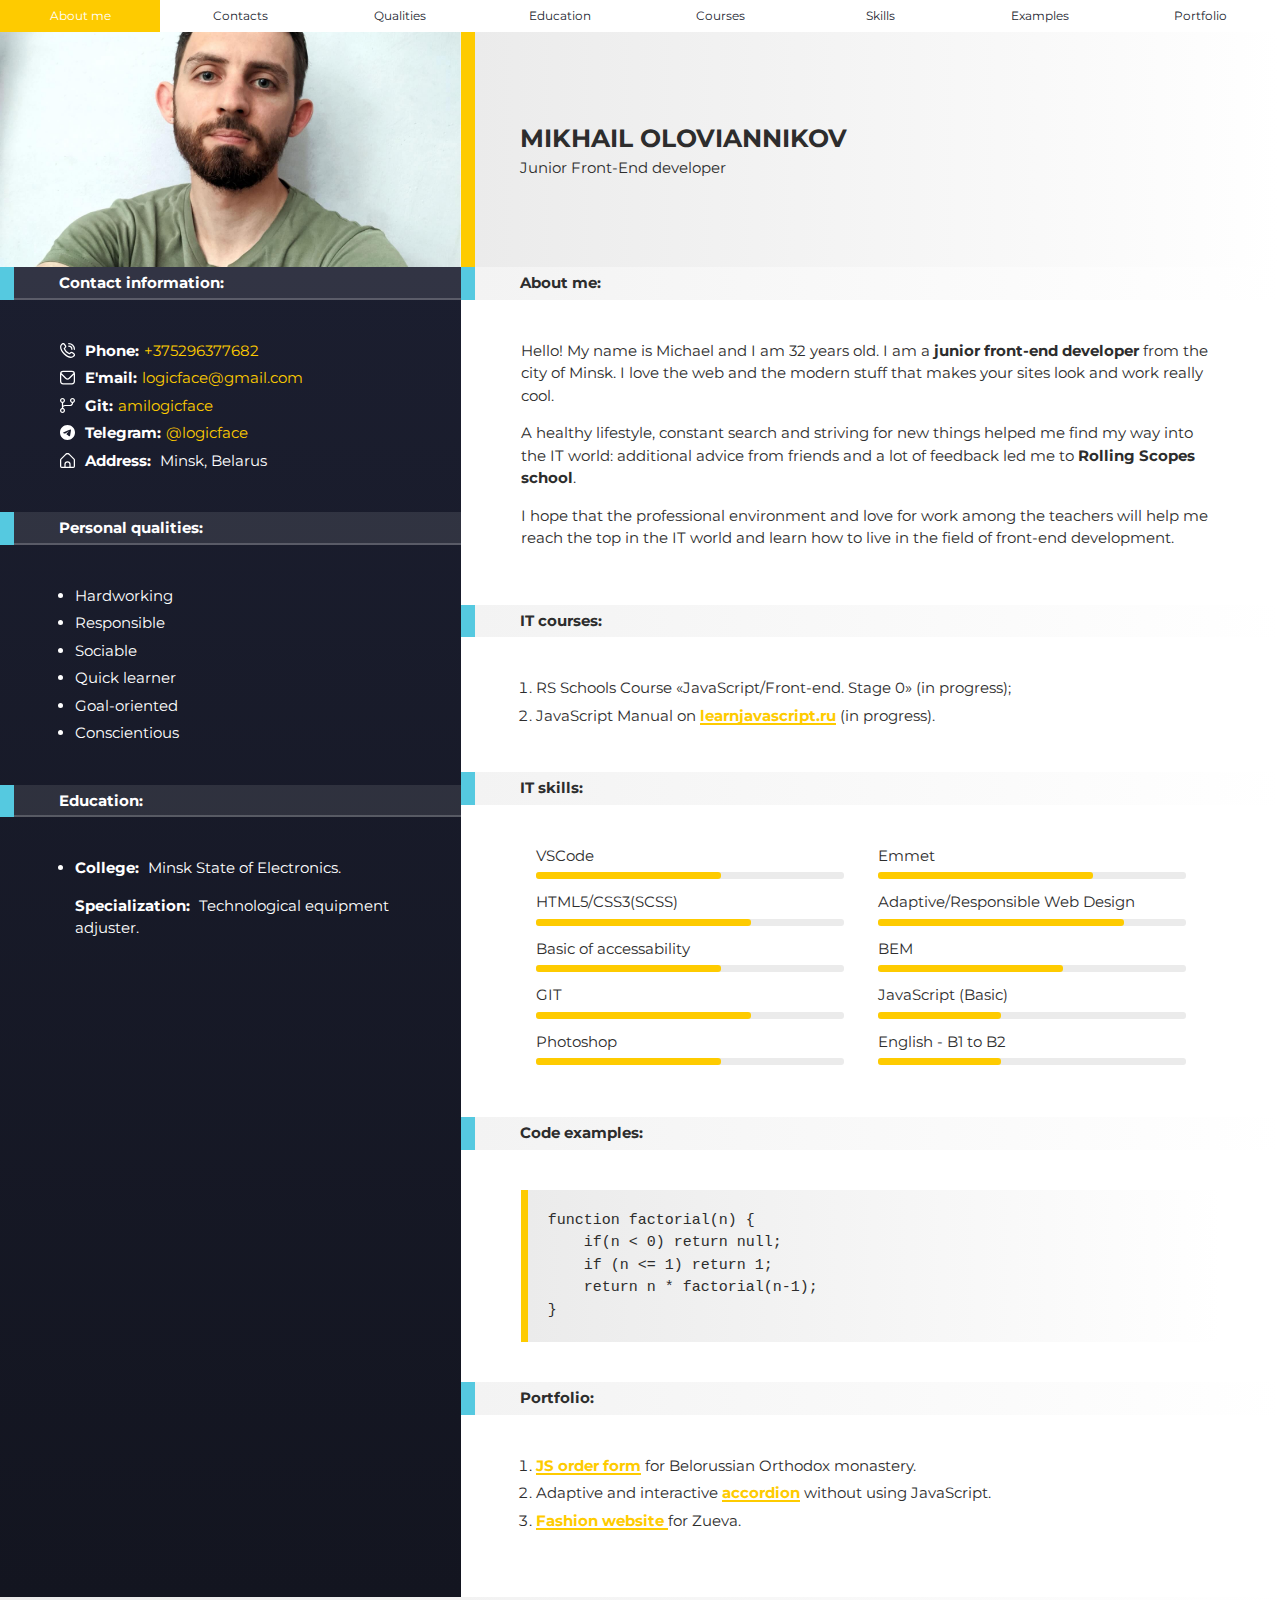
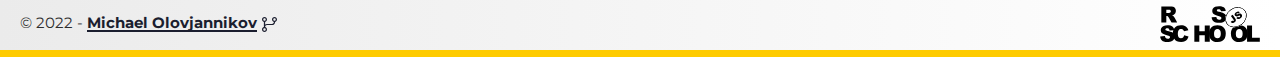
<file: index.html>
<!DOCTYPE html>
<html lang="en">

<head>
  <meta charset="UTF-8">
  <meta http-equiv="X-UA-Compatible" content="IE=edge">
  <meta name="viewport" content="width=device-width, initial-scale=1.0">
  <link rel="shortcut icon" href="img/icons/favicon.ico" type="image/x-icon">
  <link rel="stylesheet" href="styles/normalize.css">
  <link rel="stylesheet" href="styles/main.css">
  <title>Document</title>
</head>

<body>

  <div class="container">

    <!-- Start of HEADER -->

    <header class="main-header">
      <nav class="main-header__navigation" role="navigation">
        <ul>
          <li><a href="#About_me">About me</a></li>
          <li><a href="#Contacts">Contacts</a></li>
          <li><a href="#Qualities">Qualities</a></li>
          <li><a href="#Education">Education</a></li>
          <li><a href="#Courses">Courses</a></li>
          <li><a href="#Skills">Skills</a></li>
          <li><a href="#Code_example">Examples</a></li>
          <li><a href="#Portfolio">Portfolio</a></li>
        </ul>
      </nav>

      <div class="main-header__about-group">
        <div class="main-header__img-placer">
          <img class="main-header__my-photo" src="img/photos/iAm.jpg" alt="Photo of Michael Olovjannikov">
        </div>
        <div class="main-header__competence-block">
          <h1>Mikhail Oloviannikov</h1>
          <p>Junior Front-End developer</p>
        </div>
      </div>


    </header>

    <!-- Start MAIN -->

    <main>

      <!-- First column -->

      <div class="first-column">

        <section class="info-block" id="Contacts">
          <h2>Contact information:</h2>

          <div class="info-block__content-placer">
            <ol class="contacts">
              <li><span>Phone:</span><a href="tel:375296377682" title="Call to my phone number">+375296377682</a></li>
              <li><span>E'mail:</span><a href="mailto:logicface@gmail.com"
                  title="Write letter to my e'mail">logicface@gmail.com</a></li>
              <li><span>Git:</span><a href="https://github.com/amilogicface"
                  title="Go to my GitHub profile">amilogicface</a></li>
              <li><span>Telegram:</span><a href="https://t.me/logicface"
                  title="Link to my Telegram profile">@logicface</a></li>
              <li><span>Address:</span> Minsk, Belarus</li>
            </ol>
          </div>
        </section>

        <section class="info-block" id="Qualities">
          <h2>Personal qualities:</h2>

          <div class="info-block__content-placer">
            <ul>
              <li>Hardworking</li>
              <li>Responsible</li>
              <li>Sociable</li>
              <li>Quick learner</li>
              <li>Goal-oriented</li>
              <li>Conscientious</li>
            </ul>
          </div>
        </section>

        <section class="info-block" id="Education">
          <h2>Education:</h2>
          <div class="info-block__content-placer">
            <ul>
              <li>
                <p><span>College:</span> Minsk State of Electronics.</p>
                <p><span>Specialization:</span> Technological equipment adjuster.</p>
              </li>
            </ul>
          </div>
        </section>
      </div>

      <!-- Second column -->

      <div class="second-column">
        <section class="info-block" id="About_me">
          <h2>About me:</h2>

          <div class="info-block__content-placer">
            <p>Hello! My name is Michael and I am 32 years old. I am a <strong>junior front-end developer</strong> from
              the city of Minsk. I love the web and the modern stuff that makes your sites look and work really cool.
            </p>
            <p>A healthy lifestyle, constant search and striving for new things helped me find my way into the IT world:
              additional advice from friends and a lot of feedback led me to <strong>Rolling Scopes school</strong>.</p>
            <p>I hope that the professional environment and love for work among the teachers will help me reach the top
              in the IT world and learn how to live in the field of front-end development.</p>
          </div>
        </section>

        <section class="info-block" id="Courses">
          <h2>IT courses:</h2>
          <div class="info-block__content-placer">
            <ol>
              <li>RS Schools Course «JavaScript/Front-end. Stage 0» (in progress);</li>
              <li>JavaScript Manual on <a href="https://learnjavascript.ru" target="_blank"
                  title="Go to the learnjavascript.ru website">learnjavascript.ru</a> (in progress).</li>
            </ol>
          </div>
        </section>

        <section class="info-block" id="Skills">
          <h2>IT skills:</h2>

          <div class="info-block__content-placer">
            <ol class="info-block__skills-ol skills-ol">
              <li>VSCode
                <div class="skills-ol__percent-bar"></div>
              </li>
              <li>Emmet
                <div class="skills-ol__percent-bar"></div>
              </li>
              <li>HTML5/CSS3(SCSS)
                <div class="skills-ol__percent-bar"></div>
              </li>
              <li>Adaptive/Responsible Web Design
                <div class="skills-ol__percent-bar"></div>
              </li>
              <li>Basic of accessability
                <div class="skills-ol__percent-bar"></div>
              </li>
              <li>BEM
                <div class="skills-ol__percent-bar"></div>
              </li>
              <li>GIT
                <div class="skills-ol__percent-bar"></div>
              </li>
              <li>JavaScript (Basic)
                <div class="skills-ol__percent-bar"></div>
              </li>
              <li>Photoshop
                <div class="skills-ol__percent-bar"></div>
              </li>
              <li>English - B1 to B2
                <div class="skills-ol__percent-bar"></div>
              </li>
            </ol>
          </div>
        </section>

        <section class="info-block" id="Code_example">
          <h2>Code examples:</h2>

          <div class="info-block__content-placer">
            <pre><code class="language-js hljs language-javascript">function factorial(n) {
    if(n < 0) return null;
    if (n <= 1) return 1;
    return n * factorial(n-1);
}
</code></pre>
          </div>
        </section>

        <section class="info-block" id="Portfolio">
          <h2>Portfolio:</h2>
          <div class="info-block__content-placer">
            <ol>
              <li><a href="http://www.krakotka-monastyr.by/bigtest.html" target="_blank"
                  title="Example of a JavaScript form for Belorussian Orthodox monastery">JS order form</a> for
                Belorussian Orthodox monastery.</li>
              <li>Adaptive and interactive <a href="portfolio/Accordion/index.html" target="_blank"
                  title="Example of interactive and adaptive accordion without using JavaScript">accordion</a> without
                using JavaScript.</li>
              <li><a href="portfolio/Zueva/index.html" target="_blank"
                  title="Example of fashion website for Zueva style">Fashion website </a> for Zueva.</li>
            </ol>
          </div>
        </section>
      </div>

    </main>

    <!-- Start FOOTER -->

    <footer class="main-footer">
      <div class="main-footer__copyrights">© 2022 - <a href="https://github.com/amilogicface" target="_blank"
          title="Go to my GitHub profile">Michael Olovjannikov</a></div>
      <a class="main-footer__course" href="https://rs.school/js-stage0/" target="_blank"
        title="Go to the Rolling Scopes School website"></a>
    </footer>

  </div>
  <!--* End of main container -->

</body>

</html>
</file>
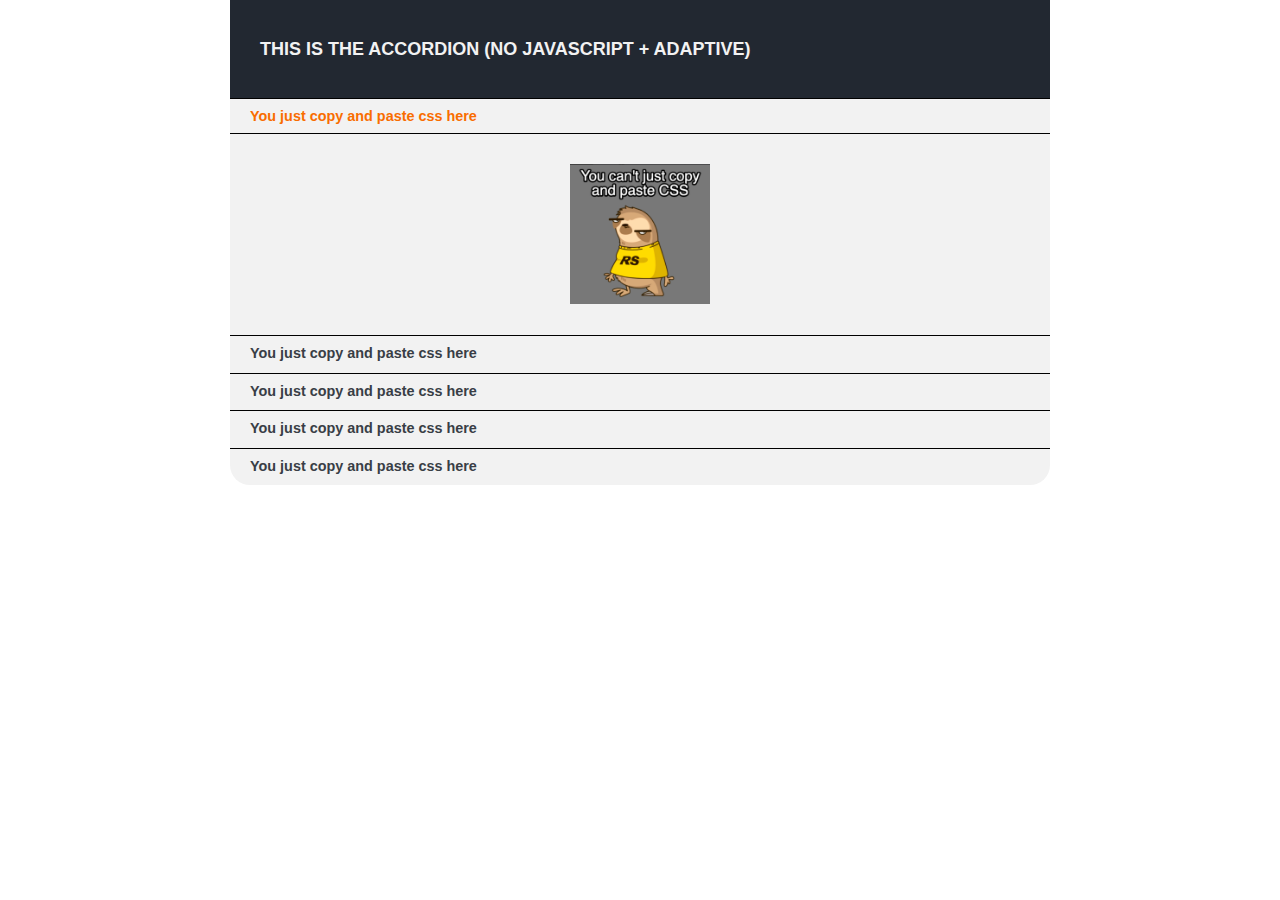
<file: portfolio/Accordion/index.html>
<!DOCTYPE html>
<html lang="en">

<head>
	<meta charset="UTF-8">
	<meta name="viewport" content="width=device-width, initial-scale=1">
	<title>Accordion</title>
	<link rel="icon" type="image/x-icon" href="img/favicon.ico">
	<meta http-equiv="X-UA-Compatible" content="IE=edge">
	<link rel="stylesheet" href="styles/reset.css">
	<link rel="stylesheet" href="styles/style.css">
	<link rel='stylesheet' href='https://cdn-uicons.flaticon.com/uicons-bold-rounded/css/uicons-bold-rounded.css'>
</head>

<body>
	<div class="wrapper">
		<div class="accordion">
			<h1 class="accordion__headline">This is the accordion (No JavaScript + adaptive)</h1>

			<div class="accordion__main-content">

				<div class="accordion__block-content">
					<label class="accordion__label" for="1">
						<input class="accordion__radio" id="1" type="radio" name="meme" checked>

						<div class="accordion__description-aligner">
							<p>You just copy and paste css here</p>
							<span class="fi fi-br-plus icon"></span>
						</div>
						<div class="accordion__hidden-content">
							<img class="accordion__img" src="img/img.jpg" alt="Meme">
						</div>
					</label>
				</div>

				<div class="accordion__block-content">
					<label class="accordion__label" for="2">
						<input class="accordion__radio" id="2" type="radio" name="meme">

						<div class="accordion__description-aligner">
							<p>You just copy and paste css here</p>
							<span class="fi fi-br-plus icon"></span>
						</div>
						<div class="accordion__hidden-content">
							<img class="accordion__img" src="img/img.jpg" alt="Meme">
						</div>
					</label>
				</div>

				<div class="accordion__block-content">
					<label class="accordion__label" for="3">
						<input class="accordion__radio" id="3" type="radio" name="meme">

						<div class="accordion__description-aligner">
							<p>You just copy and paste css here</p>
							<span class="fi fi-br-plus icon"></span>
						</div>
						<div class="accordion__hidden-content">
							<img class="accordion__img" src="img/img.jpg" alt="Meme">
						</div>
					</label>
				</div>

				<div class="accordion__block-content">
					<label class="accordion__label" for="4">
						<input class="accordion__radio" id="4" type="radio" name="meme">

						<div class="accordion__description-aligner">
							<p>You just copy and paste css here</p>
							<span class="fi fi-br-plus icon"></span>
						</div>
						<div class="accordion__hidden-content">
							<img class="accordion__img" src="img/img.jpg" alt="Meme">
						</div>
					</label>
				</div>

				<div class="accordion__block-content">
					<label class="accordion__label" for="5">
						<input class="accordion__radio" id="5" type="radio" name="meme">

						<div class="accordion__description-aligner">
							<p>You just copy and paste css here</p>
							<span class="fi fi-br-plus icon"></span>
						</div>
						<div class="accordion__hidden-content">
							<img class="accordion__img" src="img/img.jpg" alt="Meme">
						</div>
					</label>
				</div>

			</div>
		</div>
	</div>
</body>

</html>
</file>
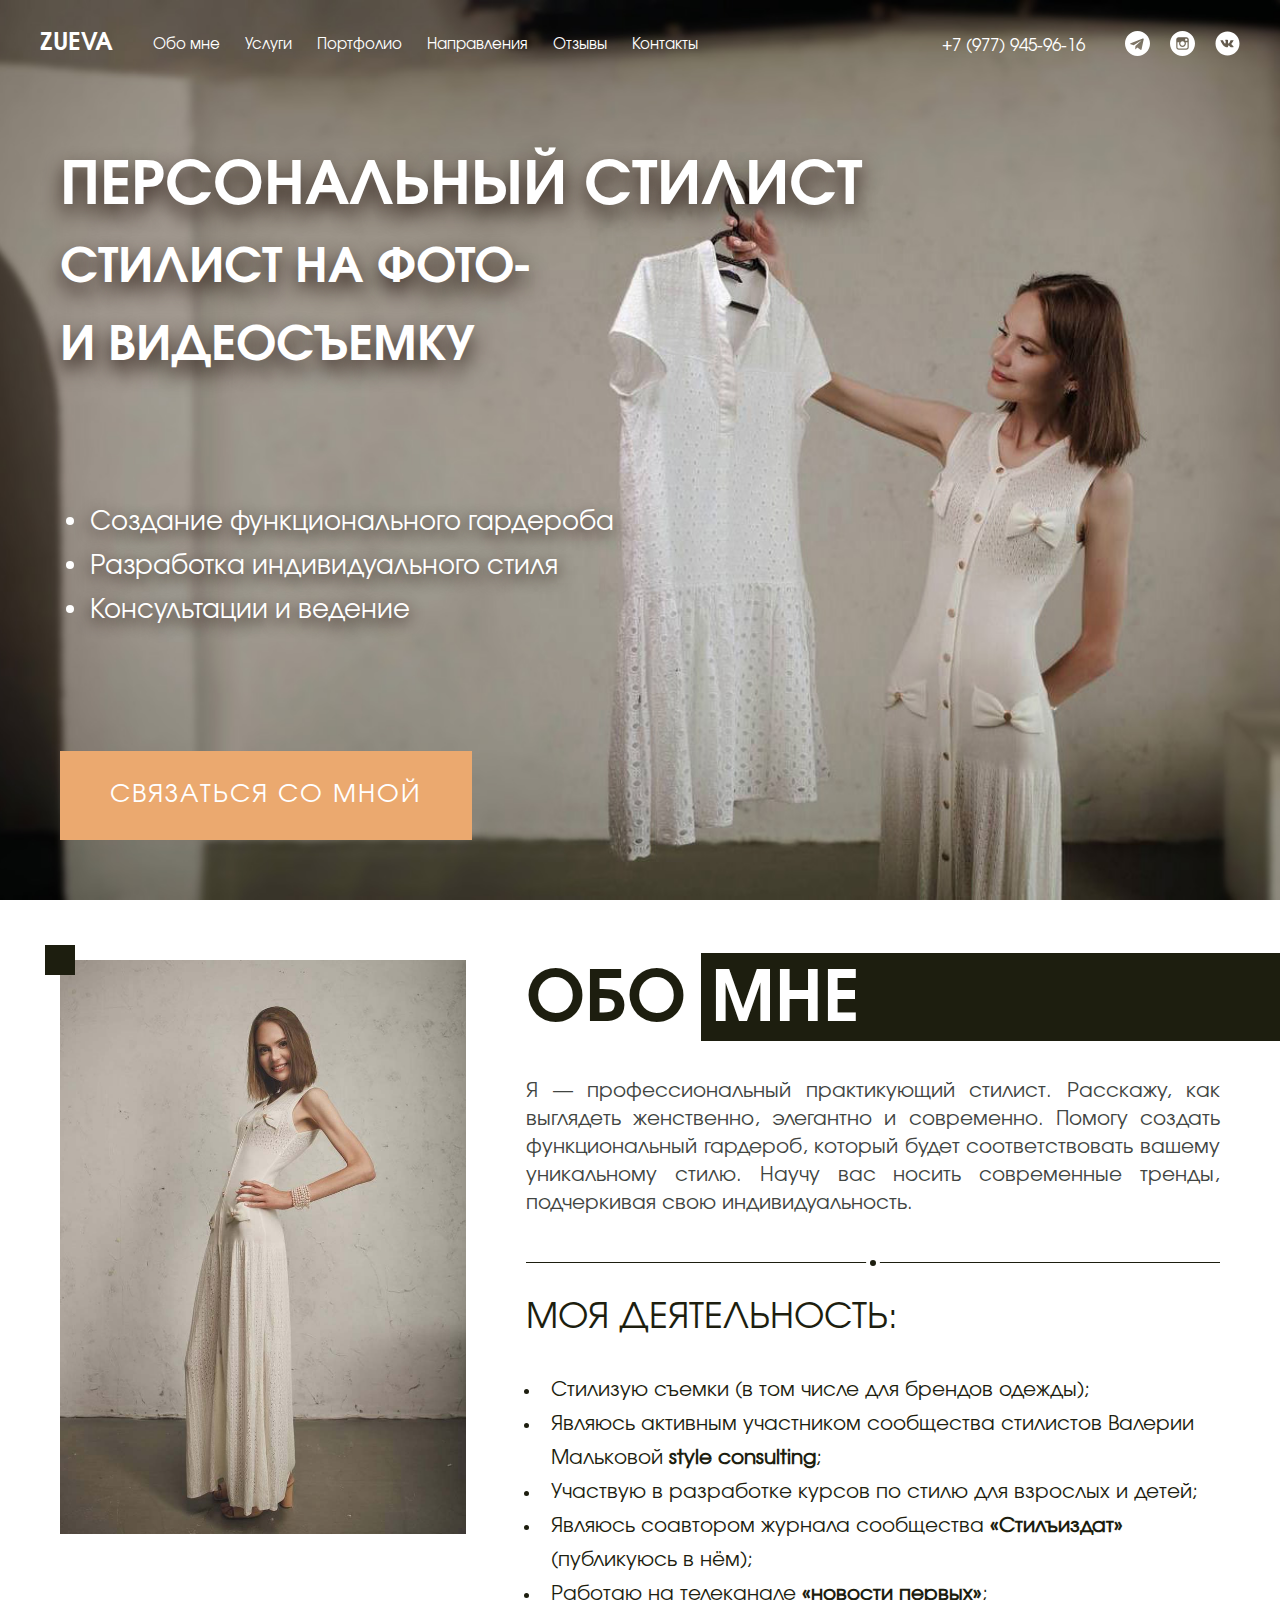
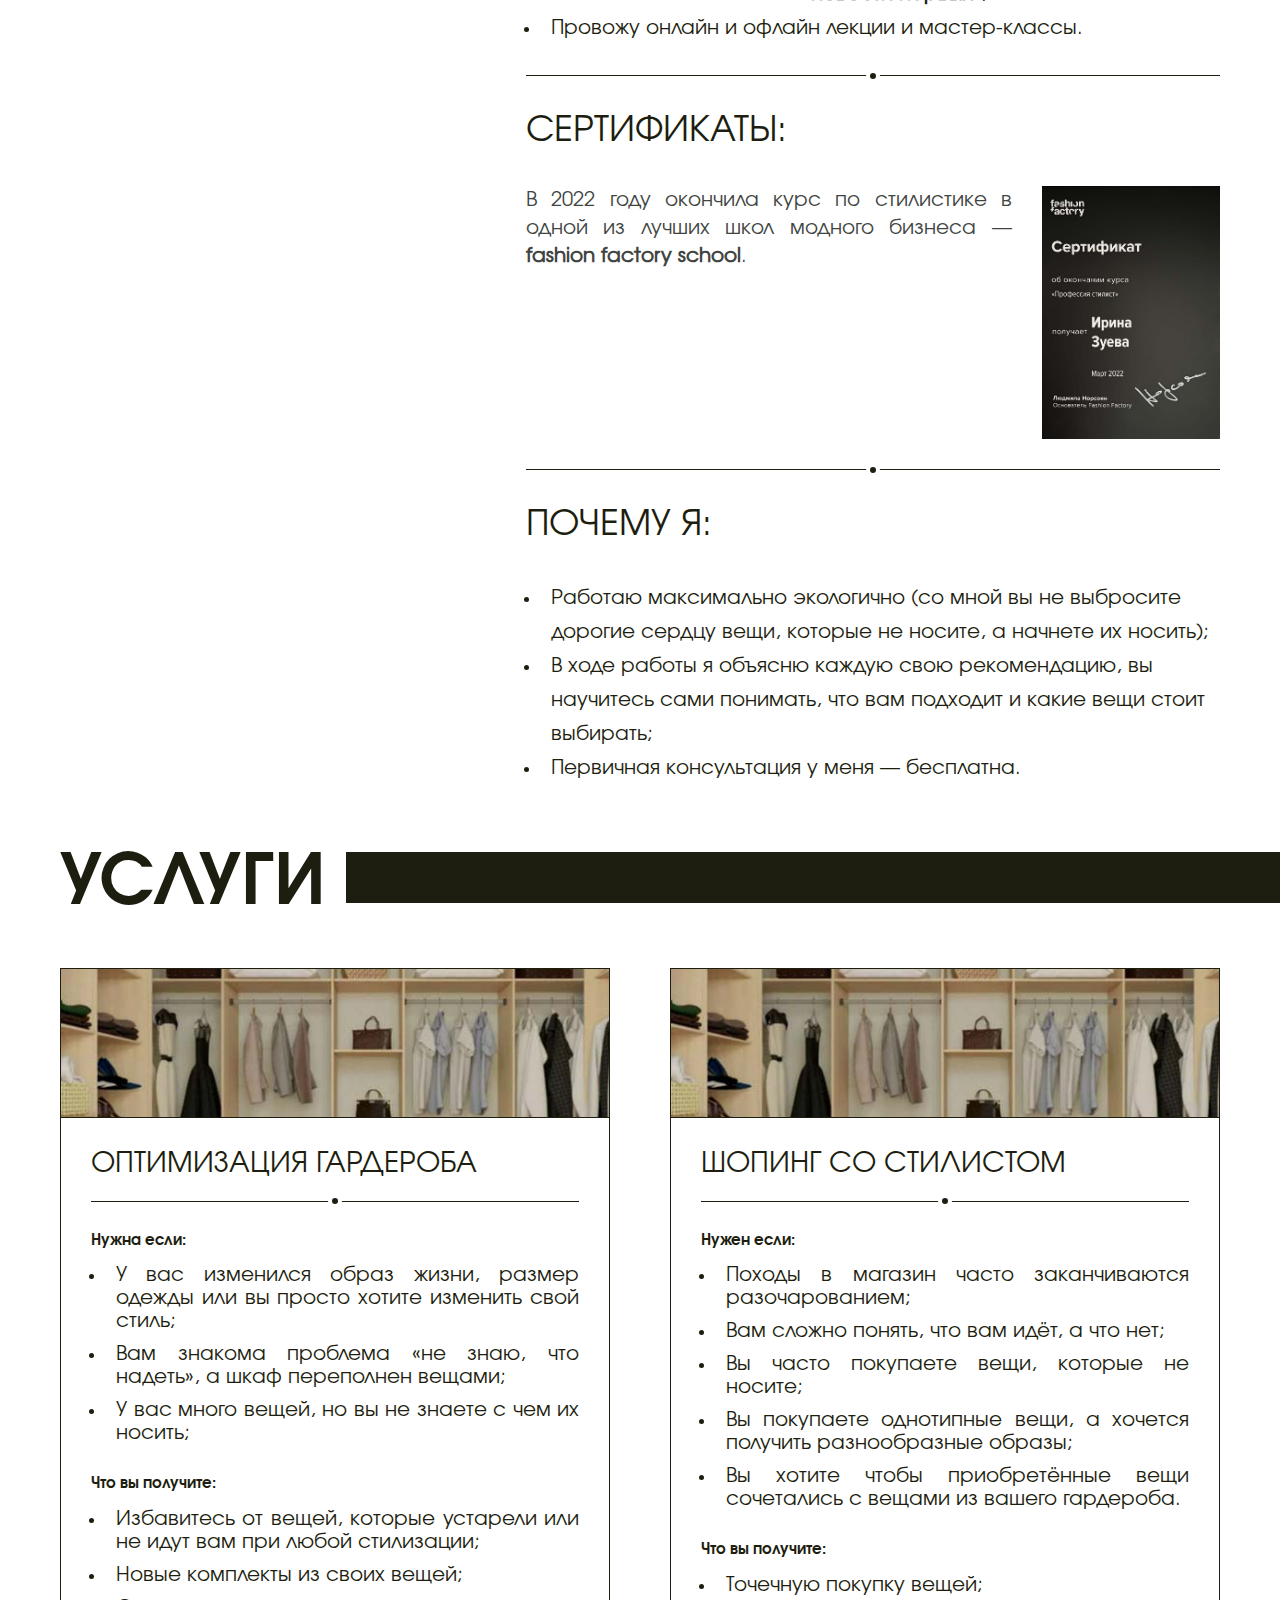
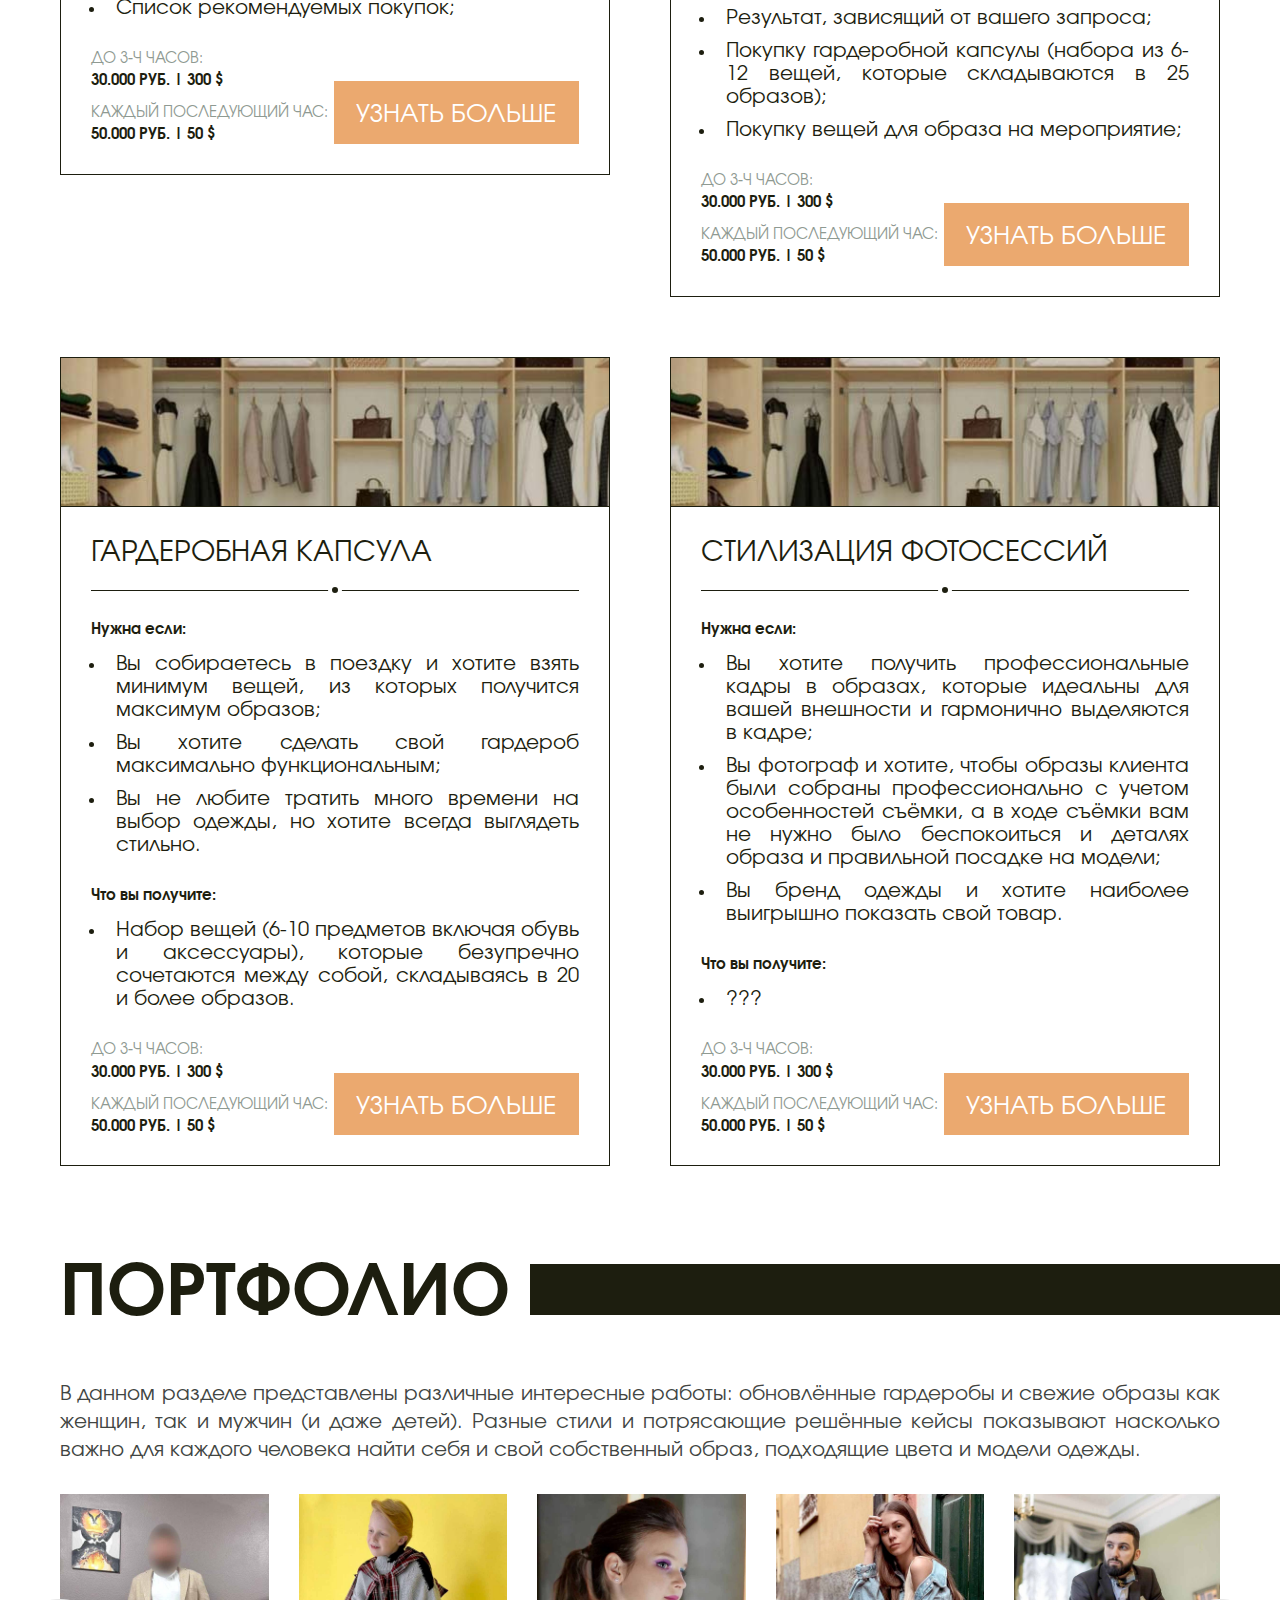
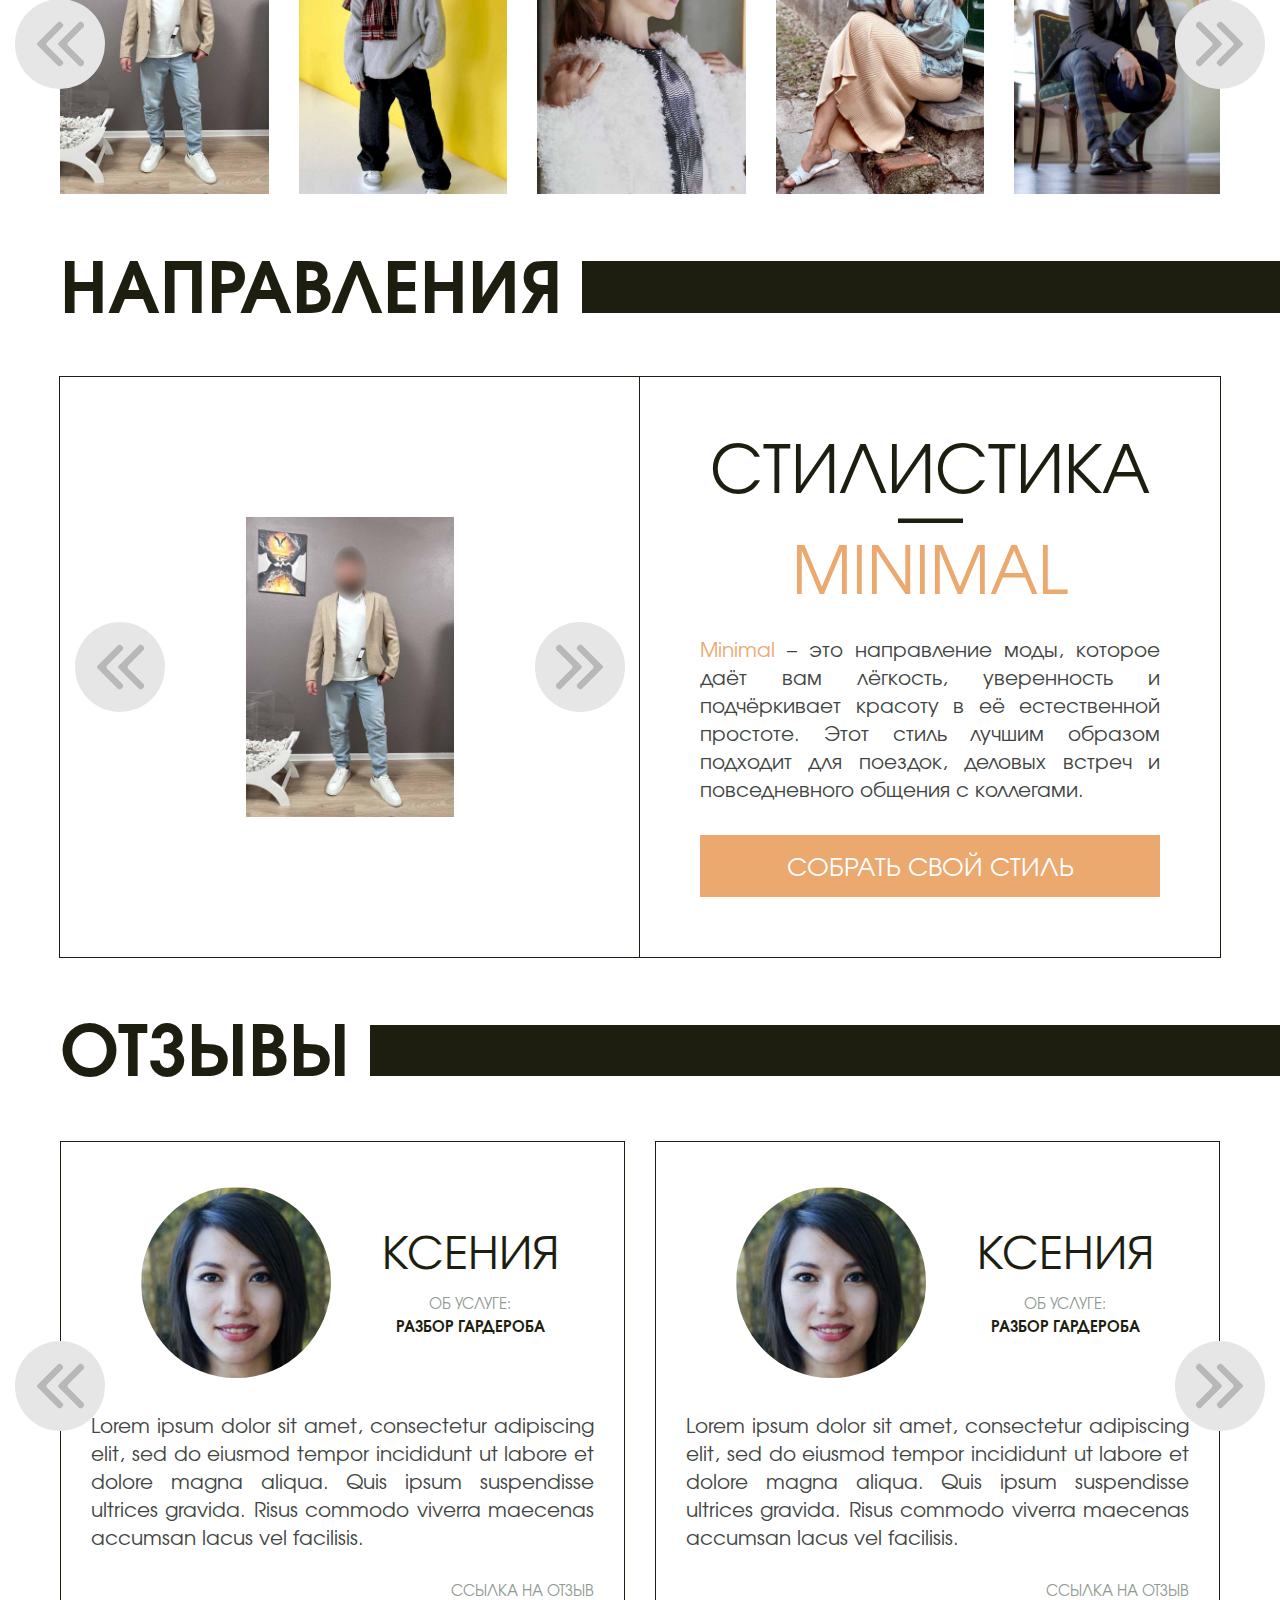
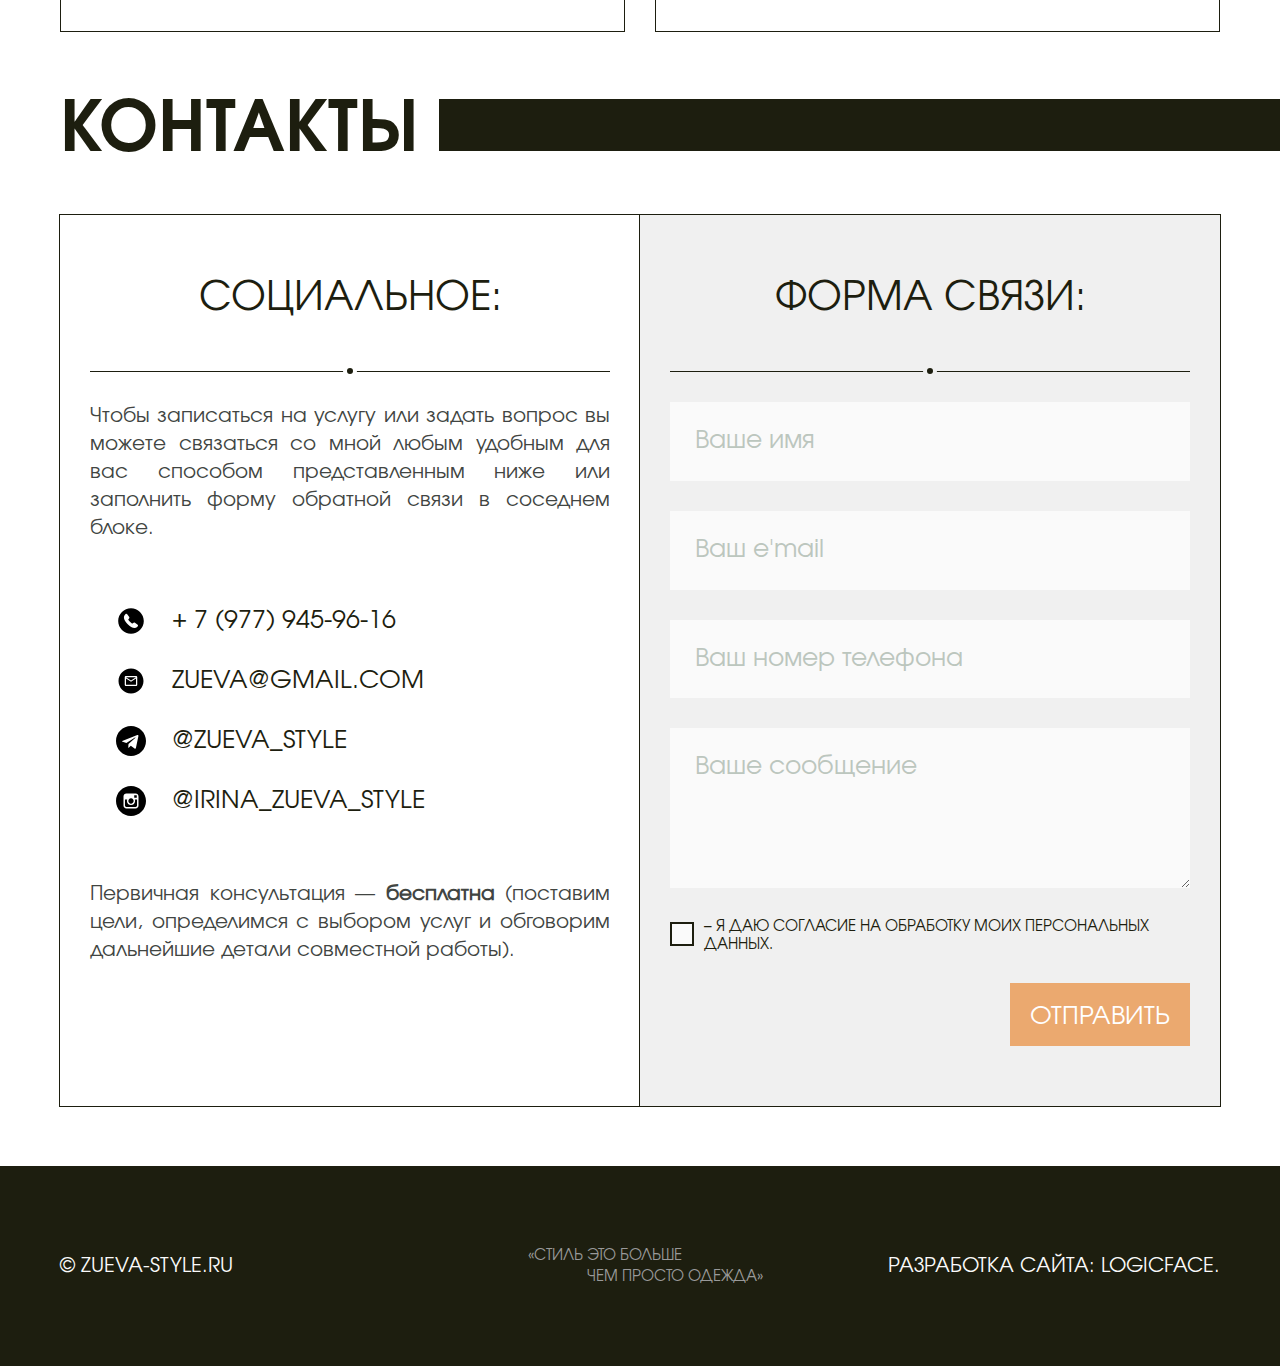
<file: portfolio/Zueva/index.html>
<!DOCTYPE html>
<html lang="ru">

<head>
  <meta charset="UTF-8">
  <meta name="viewport" content="width=device-width, initial-scale=1.0">
  <link href='https://unpkg.com/boxicons@2.1.4/css/boxicons.min.css' rel='stylesheet'>
  <link rel="stylesheet" href="style/main.css">
  <title>My project starter</title>
</head>

<body>
  <div class="wrapper">

    <header class="main-header">


      <div class="hero">

        <h1 class="hero__slogan">Персональный стилист<br> <span>стилист на фото-<br> и видеосъемку</span></h1>

        <ul class="hero-services__list">
          <li class="hero-services__item">Создание функционального гардероба</li>
          <li class="hero-services__item">Разработка индивидуального стиля</li>
          <li class="hero-services__item">Консультации и ведение</li>
        </ul>

        <button class="button hero__button">Связаться со мной</button>

      </div>


      <nav class="main-nav">

        <a class="main-nav__logo" href="#">Zueva</a>

        <ul class="main-nav__list">
          <li class="main-nav__item"><a href="#" class="main-nav__link">Обо мне</a></li>
          <li class="main-nav__item"><a href="#" class="main-nav__link">Услуги</a></li>
          <li class="main-nav__item"><a href="#" class="main-nav__link">Портфолио</a></li>
          <li class="main-nav__item"><a href="#" class="main-nav__link">Направления</a></li>
          <li class="main-nav__item"><a href="#" class="main-nav__link">Отзывы</a></li>
          <li class="main-nav__item"><a href="#" class="main-nav__link">Контакты</a></li>
        </ul>

        <a class="main-nav__phone" href="#" rel="tel">+7 (977) 945-96-16</a>

        <ul class="main-social-list">
          <li class="main-social-list__item"><a href="#" class="icon icon_telegram"></a></li>
          <li class="main-social-list__item"><a href="#" class="icon icon_instagram"></a></li>
          <li class="main-social-list__item"><a href="#" class="icon icon_vk"></a></li>
        </ul>

        <span class="burger">
          <span></span>
          <span></span>
          <span></span>
        </span>

      </nav>

    </header>


    <section class="about-me">

      <div class="about-me__content">

        <h2 class="about-me__headline">Обо <span>мне</span></h2>

        <div class="about-me__text-placeholder">

          <div class="hero__image-placeholder">
            <img src="img/mobile-zueva.jpg" alt="Персональный стилист Ирина Зуева" class="hero__master-image">
          </div>

          <div class="about-me__starter">
            <p>Я — профессиональный практикующий стилист. Расскажу, как выглядеть женственно, элегантно и современно.
              Помогу создать функциональный гардероб, который будет соответствовать вашему уникальному стилю.
              Научу вас носить современные тренды, подчеркивая свою индивидуальность.</p>
          </div>
          <div class="about-me__description-block">
            <h4>Моя деятельность:</h4>
            <ul class="about-me__list">
              <li class="about-me__item">Стилизую съемки (в том числе для брендов одежды);</li>
              <li class="about-me__item">Являюсь активным участником сообщества стилистов Валерии Мальковой <b>style consulting</b>;</li>
              <li class="about-me__item">Участвую в разработке курсов по стилю для взрослых и детей;</li>
              <li class="about-me__item">Являюсь соавтором журнала сообщества <b>«Стилъиздат»</b> (публикуюсь в нём);</li>
              <li class="about-me__item">Работаю на телеканале <b>«новости первых»</b>;</li>
              <li class="about-me__item">Провожу онлайн и офлайн лекции и мастер-классы.</li>
            </ul>
          </div>
          <div class="about-me__description-block">
            <h4>Сертификаты:</h4>
            <img src="img/sertificate.JPG" alt="Сертификат школы такой-то">
            <p>В 2022 году окончила курс по стилистике в одной из лучших школ модного бизнеса — <b>fashion factory school</b>.</p>
          </div>
          <div class="about-me__description-block">
            <h4>Почему я:</h4>
            <ul class="about-me__list">
              <li class="about-me__item">Работаю максимально экологично (со мной вы не выбросите дорогие сердцу вещи, которые не носите, а начнете их носить);</li>
              <li class="about-me__item">В ходе работы я объясню каждую свою рекомендацию, вы научитесь сами понимать, что вам подходит и какие вещи стоит выбирать;</li>
              <li class="about-me__item">Первичная консультация у меня — бесплатна.</li>

            </ul>
          </div>
        </div>

      </div>

      <div class="about-me__image-placeholder">
        <img class="about-me__image" src="img/about-me-zueva.jpg" alt="Персональный стилист имиджмейкер Ирина Зуева" class="promo__image">
      </div>

    </section>


    <section class="services">

      <h2 class="services__header sections-header">Услуги<span></span></h2>

      <div class="content-wrapper">

        <div class="service-block">

          <div class="service-block__image"></div>

          <div class="service-block__main-content">
            <h3 class="service-block__header">Оптимизация гардероба</h3>
            <span class="service-block__title">Нужна если:</span>
            <ul class="service-block__list">
              <li class="service-block__item">У вас изменился образ жизни, размер одежды или вы просто хотите изменить свой стиль;</li>
              <li class="service-block__item">Вам знакома проблема «не знаю, что надеть», а шкаф переполнен вещами;</li>
              <li class="service-block__item">У вас много вещей, но вы не знаете с чем их носить;</li>
            </ul>
            <span class="service-block__title">Что вы получите:</span>
            <ul class="service-block__list">
              <li class="service-block__item">Избавитесь от вещей, которые устарели или не идут вам при любой стилизации;</li>
              <li class="service-block__item">Новые комплекты из своих вещей;</li>
              <li class="service-block__item">Список рекомендуемых покупок;</li>
            </ul>
          </div>

          <div class="service-block__price-content">

            <div class="service-block__price-block price-block">
              <div class="price-block__price-option">
                <span class="price-block__header">До 3-ч часов:</span>
                <span class="price-block__price">30.000 руб. | 300 $</span>
              </div>
              <div class="price-block__price-option">
                <span class="price-block__header">Каждый последующий час:</span>
                <span class="price-block__price">50.000 руб. | 50 $</span>
              </div>
            </div>

            <button class="button services__button">Узнать больше</button>

          </div>

        </div>


        <div class="service-block">

          <div class="service-block__image"></div>

          <div class="service-block__main-content">

            <h3 class="service-block__header">Шопинг со стилистом</h3>

            <span class="service-block__title">Нужен если:</span>
            <ul class="service-block__list">
              <li class="service-block__item">Походы в магазин часто заканчиваются разочарованием;</li>
              <li class="service-block__item">Вам сложно понять, что вам идёт, а что нет;</li>
              <li class="service-block__item">Вы часто покупаете вещи, которые не носите;</li>
              <li class="service-block__item">Вы покупаете однотипные вещи, а хочется получить разнообразные образы;</li>
              <li class="service-block__item">Вы хотите чтобы приобретённые вещи сочетались с вещами из вашего гардероба.</li>
            </ul>
            <span class="service-block__title">Что вы получите:</span>
            <ul class="service-block__list">
              <li class="service-block__item">Точечную покупку вещей;</li>
              <li class="service-block__item">Результат, зависящий от вашего запроса;</li>
              <li class="service-block__item">Покупку гардеробной капсулы (набора из 6-12 вещей, которые складываются в 25 образов);</li>
              <li class="service-block__item">Покупку вещей для образа на мероприятие;</li>
            </ul>

          </div>

          <div class="service-block__price-content">

            <div class="service-block__price-block price-block">

              <div class="price-block__price-option">
                <span class="price-block__header">До 3-ч часов:</span>
                <span class="price-block__price">30.000 руб. | 300 $</span>
              </div>

              <div class="price-block__price-option">
                <span class="price-block__header">Каждый последующий час:</span>
                <span class="price-block__price">50.000 руб. | 50 $</span>
              </div>

            </div>

            <button class="button services__button">Узнать больше</button>

          </div>

        </div>
        <div class="service-block">

          <div class="service-block__image"></div>

          <div class="service-block__main-content">
            <h3 class="service-block__header">Гардеробная капсула</h3>
            <span class="service-block__title">Нужна если:</span>
            <ul class="service-block__list">
              <li class="service-block__item">Вы собираетесь в поездку и хотите взять минимум вещей, из которых получится максимум образов;</li>
              <li class="service-block__item">Вы хотите сделать свой гардероб максимально функциональным;</li>
              <li class="service-block__item">Вы не любите тратить много времени на выбор одежды, но хотите всегда выглядеть стильно.</li>
            </ul>
            <span class="service-block__title">Что вы получите:</span>
            <ul class="service-block__list">
              <li class="service-block__item">Набор вещей (6-10 предметов включая обувь и аксессуары), которые безупречно сочетаются между собой, складываясь в 20 и более образов.
              </li>
            </ul>
          </div>

          <div class="service-block__price-content">

            <div class="service-block__price-block price-block">
              <div class="price-block__price-option">
                <span class="price-block__header">До 3-ч часов:</span>
                <span class="price-block__price">30.000 руб. | 300 $</span>
              </div>
              <div class="price-block__price-option">
                <span class="price-block__header">Каждый последующий час:</span>
                <span class="price-block__price">50.000 руб. | 50 $</span>
              </div>
            </div>

            <button class="button services__button">Узнать больше</button>

          </div>

        </div>


        <div class="service-block">

          <div class="service-block__image"></div>

          <div class="service-block__main-content">
            <h3 class="service-block__header">Стилизация фотосессий</h3>
            <span class="service-block__title">Нужна если:</span>
            <ul class="service-block__list">
              <li class="service-block__item">Вы хотите получить профессиональные кадры в образах, которые идеальны для вашей внешности и гармонично выделяются в кадре;</li>
              <li class="service-block__item">Вы фотограф и хотите, чтобы образы клиента были собраны профессионально с учетом особенностей съёмки, а в ходе съёмки вам не нужно
                было беспокоиться и деталях образа и правильной посадке на модели;</li>
              <li class="service-block__item">Вы бренд одежды и хотите наиболее выигрышно показать свой товар.</li>
            </ul>
            <span class="service-block__title">Что вы получите:</span>
            <ul class="service-block__list">
              <li class="service-block__item">???</li>
            </ul>
          </div>

          <div class="service-block__price-content">

            <div class="service-block__price-block price-block">
              <div class="price-block__price-option">
                <span class="price-block__header">До 3-ч часов:</span>
                <span class="price-block__price">30.000 руб. | 300 $</span>
              </div>
              <div class="price-block__price-option">
                <span class="price-block__header">Каждый последующий час:</span>
                <span class="price-block__price">50.000 руб. | 50 $</span>
              </div>
            </div>

            <button class="button services__button">Узнать больше</button>

          </div>

        </div>


      </div>

    </section>


    <section class="portfolio">

      <h2 class="portfolio__header sections-header">Портфолио<span></span></h2>

      <div class="content-wrapper">

        <div class="portfolio__about">
          <p>В данном разделе представлены различные интересные работы: обновлённые гардеробы и свежие образы как
            женщин, так и мужчин (и даже детей). Разные стили и потрясающие решённые кейсы показывают
            насколько важно для каждого человека найти себя и свой собственный образ, подходящие цвета и модели одежды.
          </p>
        </div>

        <div class="portfolio__slider slider">
          <div class="slider__overlay">
            <div class="slider__screen">
              <div class="slider__element">
                <img src="img/slide-1.jpg" alt="слайд">
              </div>
              <div class="slider__element">
                <img src="img/slide-2.jpg" alt="слайд">
              </div>
              <div class="slider__element">
                <img src="img/slide-3.jpg" alt="слайд">
              </div>
              <div class="slider__element">
                <img src="img/slide-4.jpg" alt="слайд">
              </div>
              <div class="slider__element">
                <img src="img/slide-5.jpg" alt="слайд">
              </div>
              <div class="slider__element">
                <img src="img/slide-6.jpg" alt="слайд">
              </div>
              <div class="slider__element">
                <img src="img/slide-7.jpg" alt="слайд">
              </div>
              <div class="slider__element">
                <img src="img/slide-8.jpg" alt="слайд">
              </div>
              <div class="slider__element">
                <img src="img/slide-9.jpg" alt="слайд">
              </div>
              <div class="slider__element">
                <img src="img/slide-10.jpg" alt="слайд">
              </div>
              <div class="slider__element">
                <img src="img/slide-11.jpg" alt="слайд">
              </div>
              <div class="slider__element">
                <img src="img/slide-12.jpg" alt="слайд">
              </div>
              <div class="slider__element">
                <img src="img/slide-13.jpg" alt="слайд">
              </div>
              <div class="slider__element">
                <img src="img/slide-14.jpg" alt="слайд">
              </div>
              <div class="slider__element">
                <img src="img/slide-15.jpg" alt="слайд">
              </div>
              <div class="slider__element">
                <img src="img/slide-16.jpg" alt="слайд">
              </div>
            </div>
          </div>
          <span class="slider__button slider__button_left">Влево</span>
          <span class="slider__button slider__button_right">Вправо</span>
        </div>

      </div>

    </section>


    <section class="trends">

      <h2 class="trends__header sections-header">Направления<span></span></h2>

      <div class="content-wrapper">

        <div class="styles-card">

          <div class="styles-card__slider-placeholder">

            <div class="styles-card__slider slider">
              <div class="slider__overlay">
                <div class="slider__screen">
                  <div class="slider__element">
                    <img src="img/slide-1.jpg" alt="слайд">
                  </div>
                  <div class="slider__element">
                    <img src="img/slide-2.jpg" alt="слайд">
                  </div>
                  <div class="slider__element">
                    <img src="img/slide-3.jpg" alt="слайд">
                  </div>
                  <div class="slider__element">
                    <img src="img/slide-4.jpg" alt="слайд">
                  </div>

                </div>
              </div>
              <span class="slider__button slider__button_left">Влево</span>
              <span class="slider__button slider__button_right">Вправо</span>
            </div>


          </div>
          <div class="styles-card__text-placeholder">
            <div class="styles-card__header">
              <h3>Стилистика</h3>
              <span class="style-card__name-divider">—</span>
              <span class="styles-card__style-name">Minimal</span>
            </div>
            <p class="styles-card__about-style"><span>Minimal</span> – это направление моды, которое даёт вам
              лёгкость,
              уверенность и подчёркивает красоту в её естественной простоте. Этот стиль лучшим образом подходит для
              поездок, деловых встреч и повседневного общения с коллегами.</p>
            <button class="button styles-card__button">Собрать свой стиль</button>
          </div>
        </div>

      </div>
    </section>


    <section class="reviews">

      <h2 class="reviews__header sections-header">Отзывы<span></span></h2>

      <div class="content-wrapper">

        <div class="portfolio__slider-placeholder">
          <div class="reviews__slider slider">
            <div class="slider__overlay">
              <div class="slider__screen">
                <div class="slider__element">
                  <div class="review-card">
                    <div class="review-card__header-placeholder">
                      <img src="img/review.jpg" alt="Отзыв">
                      <div class="review-card__header">
                        <span class="review-card__customer-name">Ксения</span>
                        <span class="review-card__about-service">Об услуге:</span>
                        <span class="review-card__service-name">Разбор гардероба</span>
                      </div>
                    </div>
                    <div class="review-card__text-placeholder">
                      <p>Lorem ipsum dolor sit amet, consectetur adipiscing elit, sed do eiusmod tempor incididunt ut
                        labore
                        et dolore magna aliqua. Quis ipsum suspendisse ultrices gravida. Risus commodo viverra maecenas
                        accumsan lacus vel facilisis.</p>
                      <a href="" class="review__customer-link">Cсылка на отзыв</a>
                    </div>

                  </div>
                </div>
                <div class="slider__element">
                  <div class="review-card">
                    <div class="review-card__header-placeholder">
                      <img src="img/review.jpg" alt="Отзыв">
                      <div class="review-card__header">
                        <span class="review-card__customer-name">Ксения</span>
                        <span class="review-card__about-service">Об услуге:</span>
                        <span class="review-card__service-name">Разбор гардероба</span>
                      </div>
                    </div>
                    <div class="review-card__text-placeholder">
                      <p>Lorem ipsum dolor sit amet, consectetur adipiscing elit, sed do eiusmod tempor incididunt ut
                        labore
                        et dolore magna aliqua. Quis ipsum suspendisse ultrices gravida. Risus commodo viverra maecenas
                        accumsan lacus vel facilisis.</p>
                      <a href="" class="review__customer-link">Ссылка на отзыв</a>
                    </div>

                  </div>
                </div>
                <div class="slider__element">
                  <div class="review-card">
                    <div class="review-card__header-placeholder">
                      <img src="img/review.jpg" alt="Отзыв">
                      <div class="review-card__header">
                        <span class="review-card__customer-name">Ксения</span>
                        <span class="review-card__about-service">Об услуге:</span>
                        <span class="review-card__service-name">Разбор гардероба</span>
                      </div>
                    </div>
                    <div class="review-card__text-placeholder">
                      <p>Lorem ipsum dolor sit amet, consectetur adipiscing elit, sed do eiusmod tempor incididunt ut
                        labore
                        et dolore magna aliqua. Quis ipsum suspendisse ultrices gravida. Risus commodo viverra maecenas
                        accumsan lacus vel facilisis.</p>
                      <a href="" class="review__customer-link">Ссылка на отзыв</a>
                    </div>

                  </div>
                </div>
                <div class="slider__element">
                  <div class="review-card">
                    <div class="review-card__header-placeholder">
                      <img src="img/review.jpg" alt="Отзыв">
                      <div class="review-card__header">
                        <span class="review-card__customer-name">Ксения</span>
                        <span class="review-card__about-service">Об услуге:</span>
                        <span class="review-card__service-name">Разбор гардероба</span>
                      </div>
                    </div>
                    <div class="review-card__text-placeholder">
                      <p>Lorem ipsum dolor sit amet, consectetur adipiscing elit, sed do eiusmod tempor incididunt ut
                        labore
                        et dolore magna aliqua. Quis ipsum suspendisse ultrices gravida. Risus commodo viverra maecenas
                        accumsan lacus vel facilisis.</p>
                      <a href="" class="review__customer-link">Ссылка на отзыв</a>
                    </div>

                  </div>
                </div>

              </div>
            </div>
            <span class="slider__button slider__button_left">Влево</span>
            <span class="slider__button slider__button_right">Вправо</span>
          </div>
        </div>
      </div>

    </section>



    <section class="contacts">

      <h2 class="contacts__header sections-header">Контакты<span></span></h2>

      <div class="content-wrapper">

        <div class="contacts-card block_double">

          <div class="contacts-card__text-placeholder">
            <span class="contacts-card__header">
              Социальное:
            </span>
            <p class="contacts-card__about-contacts">
              Чтобы записаться на услугу или задать вопрос вы можете связаться со мной любым удобным для вас способом
              представленным ниже или заполнить форму обратной связи в соседнем блоке.
            </p>
            <ul class="contacts-card__contacts-list contacts-list">
              <li class="contacts-list__item"><a href="tel:+ 7 (977) 945-96-16"><span class="contacts-card__icon contacts-card__icon_phone"></span>+ 7 (977) 945-96-16</a></li>
              <li class="contacts-list__item"><a href="#"><span class="contacts-card__icon contacts-card__icon_email"></span>zueva@gmail.com</a>
              </li>
              <li class="contacts-list__item"><a href="#"><span class="contacts-card__icon contacts-card__icon_twit"></span>@zueva_style</a></li>
              <li class="contacts-list__item"><a href="#"><span class="contacts-card__icon contacts-card__icon_inst"></span>@irina_zueva_style</a></li>
            </ul>
            <p class="contacts-card__about-contacts">
              Первичная консультация — <b>бесплатна</b> (поставим цели, определимся с выбором услуг и обговорим дальнейшие детали совместной работы).
            </p>
          </div>

          <div class="contacts-card__form-placeholder">
            <span class="contacts-card__header">
              Форма связи:
            </span>
            <form class="contacts-card__form connection-form" action="order-send.php">

              <input type="text" name="customer-name" placeholder="Ваше имя" required>
              <input type="text" name="customer-email" placeholder="Ваш e'mail" required>
              <input type="text" name="customer-phone" placeholder="Ваш номер телефона" required>
              <textarea type="text" name="customer-message" placeholder="Ваше сообщение"></textarea>

              <div class="connection-form__personal-data-placeholder">
                <label>
                  <input class="connection-form__data-checkbox" type="checkbox" required>
                  <span class="connection-form__checkbox-style"></span>
                  <span class="connection-form__data-about">– Я даю согласие на обработку моих персональных
                    данных.</span>
                </label>
              </div>
              <button class="button connection-form__button">Отправить</button>
            </form>
          </div>
        </div>

      </div>

    </section>

    <footer class="footer">
      <p>© zueva-style.ru</p>
      <div class="footer__slogan">
        <p><span>«Стиль это больше</span><br><span>чем просто одежда»</span></p>
      </div>
      <p>Разработка сайта: <a href="#">logicface</a>.</p>
    </footer>

    <div class="modal">
      <div class="modal__content">
        <div class="contacts-card__form-placeholder">
          <span class="contacts-card__header">
            Форма связи:
          </span>
          <form class="contacts-card__form connection-form" action="order-send.php">

            <input type="text" name="customer-name" placeholder="Ваше имя" required>
            <input type="text" name="customer-email" placeholder="Ваш e'mail" required>
            <input type="text" name="customer-phone" placeholder="Ваш номер телефона" required>
            <textarea type="text" name="customer-message" placeholder="Ваше сообщение"></textarea>

            <div class="connection-form__personal-data-placeholder">
              <label>
                <input class="connection-form__data-checkbox" type="checkbox" required>
                <span class="connection-form__checkbox-style"></span>
                <span class="connection-form__data-about">– Я даю согласие на обработку моих персональных
                  данных.</span>
              </label>
            </div>
            <button class="button connection-form__button">Отправить</button>
          </form>
        </div>
        <span class="modal__close-button"></span>
      </div>
    </div>

    <script src="burger.js"></script>
    <script src="modal.js"></script>
    <script src="slider.js"></script>
</body>

</html>
</file>
<file: styles/main.css>
/* FONTS STYLES */

@font-face {
    font-family: "Montserrat";
    font-style: normal;
    font-weight: normal;
    src: url(/fonts/Montserrat-Regular.ttf);
}

@font-face {
    font-family: "Montserrat";
    font-style: normal;
    font-weight: 700;
    src: url(/fonts/Montserrat-Bold.ttf);
}


/*  MAIN CSS PARAMETERS  */


body {
    min-height: 100vh;

    scroll-behavior: smooth;
    text-rendering: optimizeSpeed;

    font-family: Montserrat, verdana, sans-serif;
    font-size: 1.5rem;
    line-height: 1.5;
    color: #2d2d2d;
}

ul, ol {
    margin-left: 15px;
}

img {
    display: block;
    max-width: 100%;
}

h1 {
    text-transform: uppercase;
}

h1 {
    margin: 0;

    font-size: 2.5rem;
}

h2 {
    position: relative;

    margin: 40px 0;
    padding: 5px 0 5px 45px;

    font-size: 1.5rem;

    border-left: 14px solid #55c9e0;
    background: linear-gradient(90deg, rgba(235, 235, 235, 0.6) 0%, rgba(255, 255, 255, 0) 100%);
}

a {
    color: #fecb00;
    text-decoration: none;
}

a:hover {
    color: #55c9e0;
}

span {
    margin-right: 5px;
    font-weight: bold;
}


/* ALL BLOCKS CSS PARAMETERS */


.container {
    margin: 0 auto;
    min-width: 815px;
}

header, main, footer {
    display: flex;
    align-items: stretch;
}

.main-header {
    flex-direction: column;
}

.first-column {
    position: relative;
    width: 36%;

    background-color: #1b1e2f;
    color: #fff;
}

.second-column {
    position: relative;
    width: 64%;

    display: flex;
    flex-direction: column;

    background-color: #fff;
}

.first-column h2 {
    background: rgba(255, 255, 255, 0.1);
}

.first-column h2::after {
    content: "";
    position: absolute;

    width: 100%;
    height: 2px;
    bottom: 0;
    left: 0;

    background: rgba(255, 255, 255, 0.2);
}


/* HEADER BLOCK CSS PARAMETERS */


.main-header__navigation {
    background-color: #fff;

    font-size: 1.2rem;
}

.main-header__navigation ul {
    margin-left: 0;
    display: flex;
    justify-content: space-between;
    align-items: center;
}

.main-header__navigation ul li {
    list-style: none;
    text-align: center;

    width: calc(100% / 7);
}

.main-header__navigation a {
    display: inline-block;

    padding: 7px;
    width: 100%;

    color: #1b1e2f;
}

.main-header__navigation a:hover {
    background-color: #fecb00;

    color: #fff;
}

.main-header__about-group {
    position: relative;

    display: flex;
    flex-direction: row;
    align-items: stretch;
}

.main-header__img-placer {
    position: relative;

    width: 36%;
    min-height: 235px;

    overflow: hidden;
}

.main-header__my-photo {
    position: absolute;

    width: 100%;
    height: auto;

    top: 50%;
    left: 50%;
    transform: translate(-50%, -50%);
}

.main-header__competence-block {
    width: 64%;

    display: flex;
    flex-direction: column;
    justify-content: center;

    padding-left: 45px;
    border-left: 14px solid #fecb00;
    background: linear-gradient(90deg, rgba(235, 235, 235, 1) 0%, rgba(255, 255, 255, 0) 100%);
}

.main-header__competence-block p {
    margin: 0;
}


/* MAIN BLOCK CSS PARAMETERS */


main .first-column, main .second-column {
    padding-bottom: 60px;
}

main .first-column {
    background: linear-gradient(0deg, rgba(19, 21, 32, 1) 0%, rgba(27, 30, 47, 1) 100%);
}

.info-block:first-child h2 {
    margin-top: 0;
}

.second-column a {
    position: relative;
    color: #fecb00;
    font-weight: bold;
}

.second-column a::before {
    content: "";
    position: absolute;

    width: 100%;
    height: 2px;

    bottom: 0;
    left: 0;

    background-color: #fecb00;
}

.second-column a:hover::before {
    background-color: #55c9e0;
}

.second-column a:hover {
    color: #55c9e0;
}

/* CONTACTS STYLES */


.contacts {
    list-style: none;
    margin-left: 0;
}

.contacts li {
    position: relative;
    padding-left: 25px;
}

.contacts a {
    display: inline-block;
    font-weight: normal;
}

.contacts li::before {
    content: "";
    width: 15px;
    height: 15px;

    position: absolute;
    left: 0;
    top: 3px;

    background-size: cover;
    background-repeat: no-repeat;
}

.contacts li:first-child::before {
    background-image: url(../img/icons/phone-call.svg);
}

.contacts li:nth-child(2)::before {
    background-image: url(../img/icons/envelope.svg);
}

.contacts li:nth-child(3)::before {
    background-image: url(../img/icons/code-branch-white.svg);
}

.contacts li:nth-child(4)::before {
    background-image: url(../img/icons/telegram.svg);
}

.contacts li:nth-child(5)::before {
    background-image: url(../img/icons/home.svg);
}

.first-column .info-block > div {
    margin: 0 60px;
}

.second-column .info-block > div {
    margin: 0 60px;
}

.info-block li {
    margin-bottom: 5px;
}


/* SKILLS BLOCK STYLES */


.skills-ol {
    display: flex;
    flex-wrap: wrap;
    list-style: none;
}

.skills-ol li {
    width: 50%;
}

.skills-ol__percent-bar {
    margin: 5px 0 7px;

    height: 7px;
    width: 90%;

    border-radius: 3px;
    background-color: rgba(235, 235, 235, 1);
}

.skills-ol__percent-bar::before {
    content: "";
    display: block;

    height: 100%;
    width: 100%;

    border-radius: 3px;
    background-color: #fecb00;
}

.skills-ol li:first-child .skills-ol__percent-bar::before {
    width: 60%;
}

.skills-ol li:nth-child(2) .skills-ol__percent-bar::before {
    width: 70%;
}

.skills-ol li:nth-child(3) .skills-ol__percent-bar::before {
    width: 70%;
}

.skills-ol li:nth-child(4) .skills-ol__percent-bar::before {
    width: 80%;
}

.skills-ol li:nth-child(5) .skills-ol__percent-bar::before {
    width: 60%;
}

.skills-ol li:nth-child(6) .skills-ol__percent-bar::before {
    width: 60%;
}

.skills-ol li:nth-child(7) .skills-ol__percent-bar::before {
    width: 70%;
}

.skills-ol li:nth-child(8) .skills-ol__percent-bar::before {
    width: 40%;
}

.skills-ol li:nth-child(9) .skills-ol__percent-bar::before {
    width: 60%;
}

.skills-ol li:nth-child(10) .skills-ol__percent-bar::before {
    width: 40%;
}


/* FOOTER STYLES */


.main-footer {
    height: 60px;
    justify-content: space-between;
    align-items: center;

    padding: 0 20px;

    border-bottom: 7px solid #fecb00;
    background: linear-gradient(90deg, rgba(235, 235, 235, 1) 0%, rgba(255, 255, 255, 0) 100%);
}

.main-footer__course {
    height: 37px;
    width: 100px;

    background-image: url(../../img/logos/rsSchool.svg);
    background-size: contain;
    background-repeat: no-repeat;
}

.main-footer a {
    position: relative;

    color: #1b1e2f;
    font-weight: bold;
}

.main-footer__copyrights a::before {
    content: "";
    position: absolute;

    width: 100%;
    height: 2px;

    bottom: 0;
    left: 0;

    background-color: #1b1e2f;
}

.main-footer__copyrights a::after {
    content: "";
    position: absolute;
    padding-left: 5px;

    width: 15px;
    height: 15px;

    bottom: 0;
    right: -20px;

    background-image: url(../img/icons/code-branch.svg);
    background-size: contain;
    background-repeat: no-repeat;
    background-position: right 0;
}

.main-footer__copyrights a:hover::after {
    background-image: url(../img/icons/code-branch-hovered.svg);
}

.main-footer__copyrights a:hover {
    color: #55c9e0;
}

.main-footer__copyrights a:hover::before {
    background-color: #55c9e0;
}


/* CODE BLOCK STYLES */


pre {
    margin: 0;
    padding: 20px;

    border-left: 7px solid #fecb00;
    background: linear-gradient(90deg, rgba(235, 235, 235, 1) 0%, rgba(255, 255, 255, 0) 100%);

    white-space: pre-wrap;
}
</file>
<file: portfolio/Accordion/styles/style.css>
*, *:before, *:after {
	box-sizing: border-box;
}

html {
	font-size: 10px;
}

body {
	min-height: 100vh;
	scroll-behavior: smooth;
	text-rendering: optimizeSpeed;

	font-size: 10px;

	font-family: Verdana, Geneva, Tahoma, sans-serif;
}

h1, p {
	font-size: 2rem;
	font-weight: bold;
}

p {
	font-size: 1.6rem;
}

/* Component styles */

.icon {
	font-size: 2rem;
	transition: transform 0.3s;
}

.wrapper {
	display: flex;
	flex-direction: column;

	align-items: center;

	min-width: 320px;
}

/* Accordion styles */

.accordion {
	width: 100%;
	max-width: 820px;

	display: flex;
	flex-direction: column;

	background-color: #f2f2f2;

	border-radius: 20px;
}

.accordion__main-content {
	position: relative;

	width: 100%;

	color: #393e46;
}

.accordion__headline {
	padding: 40px 30px;

	background-color: #222831;
	color: #f2f2f2;

	text-transform: uppercase;
}

.accordion__block-content {
	width: 100%;

	border-top: 1px solid black;
}

.accordion__label {
	width: 100%;

	display: inline-block;

	cursor: pointer;
}

.accordion__radio {
	position: absolute;
	width: 1px;
	height: 1px;
	border: 0;
	padding: 0;
	overflow: hidden;
	clip: rect(0 0 0 0);
	margin: -1px;
}

.accordion__description-aligner {
	display: flex;
	justify-content: space-between;
	align-items: center;

	padding: 10px 20px;
}


.accordion__hidden-content {
	position: relative;
	overflow: hidden;

	text-align: center;

	height: 0px;

	transition: height 0.3s;
}

.accordion__img {
	display: inline-block;

	width: 0px;
	height: 0px;

	padding: 30px;

	opacity: 0;

	transition: all 0.6s;

}

/* Interactive styles for user hover, clicks and checked */

.accordion__label:active > .accordion__hidden-content {
	opacity: 0.5;
}

.accordion__label:active .accordion__description-aligner p {
	color: #393e46;
}

@media (hover:hover) {

	.accordion__main-content {
		cursor: pointer;
	}

	.accordion__main-content:hover {
		color: #f96d00;
	}

	.accordion__main-content:hover .icon {
		opacity: 1;
	}

	.accordion__label:hover > .accordion__hidden-content {
		height: 200px;

		border-top: 1px solid black;
	}

	.accordion__radio:hover + .accordion__description-aligner .icon {
		transform: rotate(135deg);
	}

	.accordion__label:hover .accordion__img {
		width: 200px;
		height: 200px;

		opacity: 1;
	}
}

.accordion__label:active .icon {
	color: #393e46;
}

.accordion__radio:checked ~ .accordion__hidden-content {
	min-height: 200px;

	border-top: 1px solid black;
}

.accordion__radio:checked ~ .accordion__description-aligner {
	color: #f96d00;
}

.accordion__radio:checked + .accordion__description-aligner .icon {
	transform: rotate(45deg);
}


.accordion__radio:checked ~ .accordion__hidden-content .accordion__img {
	height: 200px;
	width: 200px;

	opacity: 1;
}

.accordion__radio:checked .accordion__description-aligner p {
	color: #f96d00;
}


/* Media styles for all types of screens and resolutions */


@media screen and (min-width: 1920px) {
	html, body {
		font-size: 11px;
	}
}

@media screen and (max-width: 1920px) {
	html, body {
		font-size: 9px;
	}
}

@media screen and (max-width: 820px) {
	html, body {
		font-size: 7px;
	}

	.accordion__headline {
		text-align: center;
	}
}


/* Hover effects styles for special media devices with hover friendly */

@media (hover: none) {
	.icon {
		opacity: 1;
	}

	.accordion__main-content {
		cursor: default;
	}
}
</file>
<file: portfolio/Zueva/style/main.css>
.clearfix::before, .clearfix::after {
  display: table;
  content: " ";
}

.clearfix::after {
  clear: both;
}

/* Document
   ========================================================================== */
/**
 * 1. Correct the line height in all browsers.
 * 2. Prevent adjustments of font size after orientation changes in iOS.
 */
html {
  line-height: 1.15;
  /* 1 */
  -webkit-text-size-adjust: 100%;
  /* 2 */
}

/* Sections
	 ========================================================================== */
/**
   * Remove the margin in all browsers.
   */
body {
  margin: 0;
}

/**
   * Correct the font size and margin on `h1` elements within `section` and
   * `article` contexts in Chrome, Firefox, and Safari.
   */
h1 {
  font-size: 2em;
  margin: 0.67em 0;
}

/* Grouping content
	 ========================================================================== */
/**
   * 1. Add the correct box sizing in Firefox.
   * 2. Show the overflow in Edge and IE.
   */
hr {
  box-sizing: content-box;
  /* 1 */
  height: 0;
  /* 1 */
  overflow: visible;
  /* 2 */
}

/**
   * 1. Correct the inheritance and scaling of font size in all browsers.
   * 2. Correct the odd `em` font sizing in all browsers.
   */
pre {
  font-family: monospace, monospace;
  /* 1 */
  font-size: 1em;
  /* 2 */
}

/* Text-level semantics
	 ========================================================================== */
/**
   * Remove the gray background on active links in IE 10.
   */
a {
  background-color: transparent;
}

/**
   * 1. Remove the bottom border in Chrome 57-
   * 2. Add the correct text decoration in Chrome, Edge, IE, Opera, and Safari.
   */
abbr[title] {
  border-bottom: none;
  /* 1 */
  text-decoration: underline;
  /* 2 */
  -webkit-text-decoration: underline dotted;
          text-decoration: underline dotted;
  /* 2 */
}

/**
   * Add the correct font weight in Chrome, Edge, and Safari.
   */
b,
strong {
  font-weight: bolder;
}

/**
   * 1. Correct the inheritance and scaling of font size in all browsers.
   * 2. Correct the odd `em` font sizing in all browsers.
   */
code,
kbd,
samp {
  font-family: monospace, monospace;
  /* 1 */
  font-size: 1em;
  /* 2 */
}

/**
   * Add the correct font size in all browsers.
   */
small {
  font-size: 80%;
}

/**
   * Prevent `sub` and `sup` elements from affecting the line height in
   * all browsers.
   */
sub,
sup {
  font-size: 75%;
  line-height: 0;
  position: relative;
  vertical-align: baseline;
}

sub {
  bottom: -0.25em;
}

sup {
  top: -0.5em;
}

/* Embedded content
	 ========================================================================== */
/**
   * Remove the border on images inside links in IE 10.
   */
img {
  border-style: none;
}

/* Forms
	 ========================================================================== */
/**
   * 1. Change the font styles in all browsers.
   * 2. Remove the margin in Firefox and Safari.
   */
button,
input,
optgroup,
select,
textarea {
  font-family: inherit;
  /* 1 */
  font-size: 100%;
  /* 1 */
  line-height: 1.15;
  /* 1 */
  margin: 0;
  /* 2 */
}

/**
   * Show the overflow in IE.
   * 1. Show the overflow in Edge.
   */
button,
input {
  /* 1 */
  overflow: visible;
}

/**
   * Remove the inheritance of text transform in Edge, Firefox, and IE.
   * 1. Remove the inheritance of text transform in Firefox.
   */
button,
select {
  /* 1 */
  text-transform: none;
}

/**
   * Correct the inability to style clickable types in iOS and Safari.
   */
button,
[type=button],
[type=reset],
[type=submit] {
  -webkit-appearance: button;
}

/**
   * Remove the inner border and padding in Firefox.
   */
button::-moz-focus-inner,
[type=button]::-moz-focus-inner,
[type=reset]::-moz-focus-inner,
[type=submit]::-moz-focus-inner {
  border-style: none;
  padding: 0;
}

/**
   * Restore the focus styles unset by the previous rule.
   */
button:-moz-focusring,
[type=button]:-moz-focusring,
[type=reset]:-moz-focusring,
[type=submit]:-moz-focusring {
  outline: 1px dotted ButtonText;
}

/**
   * Correct the padding in Firefox.
   */
fieldset {
  padding: 0.35em 0.75em 0.625em;
}

/**
   * 1. Correct the text wrapping in Edge and IE.
   * 2. Correct the color inheritance from `fieldset` elements in IE.
   * 3. Remove the padding so developers are not caught out when they zero out
   *    `fieldset` elements in all browsers.
   */
legend {
  box-sizing: border-box;
  /* 1 */
  color: inherit;
  /* 2 */
  display: table;
  /* 1 */
  max-width: 100%;
  /* 1 */
  padding: 0;
  /* 3 */
  white-space: normal;
  /* 1 */
}

/**
   * Add the correct vertical alignment in Chrome, Firefox, and Opera.
   */
progress {
  vertical-align: baseline;
}

/**
   * Remove the default vertical scrollbar in IE 10+.
   */
textarea {
  overflow: auto;
}

/**
   * 1. Add the correct box sizing in IE 10.
   * 2. Remove the padding in IE 10.
   */
[type=checkbox],
[type=radio] {
  box-sizing: border-box;
  /* 1 */
  padding: 0;
  /* 2 */
}

/**
   * Correct the cursor style of increment and decrement buttons in Chrome.
   */
[type=number]::-webkit-inner-spin-button,
[type=number]::-webkit-outer-spin-button {
  height: auto;
}

/**
   * 1. Correct the odd appearance in Chrome and Safari.
   * 2. Correct the outline style in Safari.
   */
[type=search] {
  -webkit-appearance: textfield;
  /* 1 */
  outline-offset: -2px;
  /* 2 */
}

/**
   * Remove the inner padding in Chrome and Safari on macOS.
   */
[type=search]::-webkit-search-decoration {
  -webkit-appearance: none;
}

/**
   * 1. Correct the inability to style clickable types in iOS and Safari.
   * 2. Change font properties to `inherit` in Safari.
   */
::-webkit-file-upload-button {
  -webkit-appearance: button;
  /* 1 */
  font: inherit;
  /* 2 */
}

/* Interactive
	 ========================================================================== */
/*
   * Add the correct display in Edge, IE 10+, and Firefox.
   */
details {
  display: block;
}

/*
   * Add the correct display in all browsers.
   */
summary {
  display: list-item;
}

/* Misc
	 ========================================================================== */
/**
   * Add the correct display in IE 10+.
   */
template {
  display: none;
}

/**
   * Add the correct display in IE 10.
   */
[hidden] {
  display: none;
}

header, nav, section, article, aside, footer, main {
  display: block;
}

html {
  box-sizing: border-box;
}

*, *::after, *::before {
  box-sizing: inherit;
}

ul, ol {
  list-style: none;
  padding: 0;
}

body, h1, h2, h3, h4, h5, h6, ul, ol, li, figure, figcaption, blockquote, dl, dd {
  margin: 0;
}

body {
  text-rendering: optimizeSpeed;
  scroll-behavior: smooth;
}

a:not([class]) {
  -webkit-text-decoration-skip: ink;
  text-decoration-skip-ink: auto;
}

img {
  display: block;
}

input, button, textarea, select {
  font: inherit;
}

@font-face {
  font-family: "evolventabold";
  src: url("../fonts/evolventa-bold.woff2") format("woff2"), url("../fonts/evolventa-bold.woff") format("woff");
  font-weight: normal;
  font-style: normal;
}
@font-face {
  font-family: "evolventaregular";
  src: url("../fonts/evolventa-regular.woff2") format("woff2"), url("../fonts/evolventa-regular.woff") format("woff");
  font-weight: normal;
  font-style: normal;
}
html {
  font-family: "evolventaregular", Arial, Helvetica, sans-serif;
}

.review-card__service-name, .service-block__title, .hero__slogan, .main-nav__logo, h2 {
  font-family: "evolventabold", Arial, Helvetica, sans-serif;
}

html {
  font-size: 10px;
  color: #1d1e0f;
  font-weight: initial;
}

body {
  background-color: #fff;
  overflow-x: hidden;
}

section {
  width: 100%;
}

.wrapper {
  overflow: hidden;
  width: 100%;
  display: flex;
  flex-direction: column;
  justify-content: center;
  align-items: center;
}
.wrapper_all-centered {
  min-height: 100vh;
}

.content-wrapper {
  padding: 0 60px;
}
@media (width < 768px) {
  .content-wrapper {
    padding: 0 30px;
  }
}

.block_double {
  display: flex;
  flex-wrap: wrap;
}
.block_double > * {
  flex: 1;
}

h2 {
  font-size: 7rem;
  font-weight: initial;
}
@media (width < 768px) {
  h2 {
    font-size: 11vw;
    font-weight: initial;
  }
}

h3 {
  padding: 30px 0 21px;
  position: relative;
  font-size: 2.8rem;
  font-weight: initial;
  text-transform: uppercase;
  border-bottom: 1px solid #1d1e0f;
}
h3::after {
  content: "";
  position: absolute;
  display: block;
  height: 14px;
  width: 14px;
  background-color: #1d1e0f;
  border: 4px solid #fff;
  border-radius: 100%;
  bottom: -7px;
  left: calc(50% - 7px);
}
@media (width < 768px) {
  h3 {
    font-size: 6vw;
    font-weight: initial;
  }
}

h4 {
  padding: 35px 0;
  font-size: 3.5rem;
  font-weight: initial;
  text-transform: uppercase;
}

p {
  font-size: 2rem;
  color: #414542;
  font-weight: initial;
  line-height: 1.4;
  text-align: justify;
}

a {
  display: inline-block;
  position: relative;
  font-size: 1.7rem;
  font-weight: initial;
  color: inherit;
  text-decoration: none;
  cursor: pointer;
  transition: all 0.3s;
}
a::after {
  content: "";
  position: absolute;
  display: block;
  bottom: -2px;
  width: 0;
  height: 2px;
  background-color: #fff;
  opacity: 0.5;
  transition: width 0.3s ease-out;
}
a:hover {
  opacity: 0.5;
}
a:hover::after {
  width: 100%;
}

.sections-header {
  display: flex;
  padding-left: 60px;
  padding-top: 58px;
  padding-bottom: 45px;
  text-transform: uppercase;
}
@media (width < 768px) {
  .sections-header {
    padding-left: 30px;
  }
}
.sections-header span {
  flex: 1;
  position: relative;
  margin-left: 20px;
  color: #fff;
  font-weight: initial;
  background-color: #1d1e0f;
}
.sections-header span::before {
  content: "";
  position: absolute;
  display: block;
  width: 100%;
  height: 0.135em;
  top: 0;
  background-color: #fff;
}
.sections-header span::after {
  content: "";
  position: absolute;
  display: block;
  width: 100%;
  height: 0.28em;
  bottom: 0;
  background-color: #fff;
}

.icon {
  display: block;
  width: 25px;
  height: 25px;
  transition: all 0.3s;
  background-size: contain;
  cursor: pointer;
}
.icon_telegram {
  background-image: url(../img/icons/telegram.svg);
}
.icon_instagram {
  background-image: url(../img/icons/instagram.svg);
}
.icon_vk {
  background-image: url(../img/icons/vk.svg);
}
.icon:hover {
  opacity: 0.5;
  scale: 120%;
}

.button {
  position: relative;
  display: inline-block;
  padding: 20px 20px 14px;
  border: none;
  font-size: 2.5rem;
  color: #fff;
  font-weight: initial;
  text-transform: uppercase;
  background-color: #eba96f;
  transition: all 0.3s;
  cursor: pointer;
}
.button:hover {
  background-color: #f7dec9;
  scale: 110%;
}
.button:disabled {
  opacity: 0.25;
  cursor: default;
}

.main-header {
  display: flex;
  flex-direction: column-reverse;
  justify-content: flex-end;
  height: 100vh;
  width: 100%;
  min-height: 720px;
  background-image: url(../img/hero-bg.jpg);
  background-position: center;
  background-size: cover;
  color: #fff;
}
@media (width < 768px) {
  .main-header {
    min-height: 640px;
    background-image: url(../img/mobile-bg.jpg);
    background-position: top;
  }
}

.main-nav {
  display: flex;
  align-items: center;
  padding: 24px 40px;
}
@media (width < 768px) {
  .main-nav {
    position: fixed;
    z-index: 1;
    top: 0;
    left: 0;
    width: 100%;
    justify-content: space-between;
    background-color: #5c675f;
  }
}

.main-nav__logo {
  position: relative;
  padding-right: 40px;
  font-size: 2.4rem;
  font-weight: initial;
  text-transform: uppercase;
}
.main-nav__logo::after {
  display: none;
}
.main-nav__logo:hover {
  transform: scale(1.2);
}
@media (width < 768px) {
  .main-nav__logo {
    z-index: 2;
    padding-right: 0;
  }
}

.main-nav__list, .main-social-list {
  display: flex;
}

.main-nav__list {
  margin-top: 2px;
}
@media (width < 900px) {
  .main-nav__list {
    margin-left: auto;
  }
}
@media (width < 768px) {
  .main-nav__list {
    position: absolute;
    flex-direction: column;
    top: 0;
    right: 100%;
    height: 100vh;
    padding: 115px 40px;
    margin: 0;
    z-index: 1;
    background-color: #8f9a92;
    transition: 0.3s all;
  }
}

.main-nav__item {
  padding-right: 25px;
}
@media (width < 900px) {
  .main-nav__item:last-child {
    padding-right: 0;
  }
}
@media (width < 768px) {
  .main-nav__item {
    margin-bottom: 30px;
    padding-right: 0;
  }
}

.main-nav__link {
  position: relative;
  padding: 10px 0;
  font-size: 1.5rem;
  font-weight: initial;
}
@media (width < 768px) {
  .main-nav__link {
    font-size: 2.6rem;
    font-weight: initial;
  }
}
.main-nav__link::after {
  bottom: 6px;
}

.main-nav__phone {
  margin-top: 4px;
  margin-left: auto;
}
@media (width < 1070px) {
  .main-nav__phone {
    display: none;
  }
}

@media (width < 1070px) {
  .main-social-list {
    margin-left: auto;
  }
}
@media (width < 900px) {
  .main-social-list {
    display: none;
  }
}
@media (width < 768px) {
  .main-social-list {
    display: flex;
    z-index: 0;
    margin-left: 0;
  }
}

.main-social-list__item {
  padding-left: 20px;
}
.main-social-list__item:first-child {
  padding-left: 40px;
}
@media (width < 1070px) {
  .main-social-list__item:first-child {
    padding-left: 0;
  }
}
.main-social-list__item a::after {
  display: none;
}

.burger {
  z-index: 2;
  display: flex;
  flex-direction: column;
  justify-content: space-between;
  height: 26px;
  width: 26px;
  margin-top: -5px;
  cursor: pointer;
  transition: 0.3s all;
}
.burger span {
  width: 100%;
  height: 3px;
  background-color: #fff;
  border-radius: 2px;
}
.burger_active {
  transform: rotate(90deg);
}
@media (width >= 760px) {
  .burger {
    display: none;
  }
}

.main-nav__list_show {
  transform: translateX(100%);
  box-shadow: 0 10px 20px #2c312d;
}
.main-nav__list_show::before {
  content: "";
  position: absolute;
  display: block;
  top: 0;
  left: 100%;
  width: 100vw;
  height: 100vh;
  background-color: hsla(0, 0%, 0%, 0.5);
}

.hero {
  display: flex;
  justify-content: space-between;
  flex-direction: column;
  align-items: flex-start;
  position: relative;
  height: 100%;
  padding: 60px;
}
@media (width < 768px) {
  .hero {
    justify-content: space-evenly;
    align-items: stretch;
    margin-top: 75px;
    padding: 30px;
  }
}

.hero__slogan {
  font-size: 6rem;
  font-weight: initial;
  line-height: 1.3;
  text-transform: uppercase;
  text-shadow: 0px 10px 20px #281912;
}
@media (width < 768px) {
  .hero__slogan {
    text-align: center;
    font-size: 8vw;
    font-weight: initial;
  }
}
.hero__slogan span {
  font-size: 0.8em;
  font-weight: initial;
}

.hero__image-placeholder {
  width: 213px;
  height: 213px;
  align-self: center;
  overflow: hidden;
  margin: 15px 0;
  border-radius: 100%;
  border: 5px solid #fafafa;
  box-shadow: 0px 5px 20px #414542;
}
@media (width >= 768px) {
  .hero__image-placeholder {
    display: none;
  }
}

.hero__master-image {
  width: 100%;
  height: auto;
}

.hero-services__list {
  font-size: 2.6rem;
  font-weight: initial;
  line-height: 1.7;
  padding-left: 30px;
}
@media (width < 768px) {
  .hero-services__list {
    padding-left: 0;
    font-size: 4.5vw;
    font-weight: initial;
    line-height: 1.2;
  }
}

.hero-services__item {
  position: relative;
  text-shadow: 0px 5px 15px #281912;
}
@media (width < 768px) {
  .hero-services__item {
    text-align: center;
  }
}

.hero-services__item::before {
  content: "";
  position: absolute;
  display: block;
  width: 8px;
  height: 8px;
  left: -24px;
  border-radius: 100%;
  background-color: #fff;
  top: 50%;
  transform: translateY(calc(-50% - 1px));
}
@media (width < 768px) {
  .hero-services__item::before {
    display: none;
  }
}

.hero__button {
  padding: 30px 50px;
  letter-spacing: 2px;
}
@media (width < 768px) {
  .hero__button {
    align-self: center;
    padding: 1em 1em 0.9em;
    font-size: 4vw;
    font-weight: initial;
  }
}

.about-me {
  display: flex;
  flex-direction: row-reverse;
  justify-content: space-between;
  position: relative;
  padding: 60px 0 0 60px;
}
@media (width < 768px) {
  .about-me {
    padding: 60px 0 0 30px;
  }
}

.about-me__content {
  display: flex;
  flex-direction: column;
  width: 100%;
  flex: 65;
  padding-left: 60px;
}
@media (width < 800px) {
  .about-me__content {
    padding-left: 0;
  }
}

.about-me__image-placeholder {
  flex: 35;
  position: relative;
}
.about-me__image-placeholder::after {
  content: "";
  position: absolute;
  display: block;
  height: 30px;
  width: 30px;
  background-color: #1d1e0f;
  top: -15px;
  left: -15px;
}
@media (width < 800px) {
  .about-me__image-placeholder {
    display: none;
  }
}

.about-me__image {
  width: 100%;
  height: auto;
}

.about-me__headline {
  display: flex;
  text-transform: uppercase;
  margin-bottom: 36px;
}
.about-me__headline span {
  flex-grow: 1;
  margin-left: 15px;
  padding-left: 10px;
  padding-top: 7px;
  margin-top: -7px;
  color: #fff;
  background-color: #1d1e0f;
}

.about-me__text-placeholder {
  display: flex;
  flex-direction: column;
  flex-grow: 1;
  padding-right: 60px;
}
@media (width < 768px) {
  .about-me__text-placeholder {
    padding-right: 30px;
  }
}

.about-me__starter p {
  margin-bottom: 15px;
}
.about-me__starter p:first-child {
  margin-top: 0;
}

.about-me__description-block {
  margin: 0;
  margin-top: 30px;
  position: relative;
  border-top: 1px solid #1d1e0f;
}
.about-me__description-block::after {
  content: "";
  position: absolute;
  display: block;
  height: 14px;
  width: 14px;
  background-color: #1d1e0f;
  border: 4px solid #fff;
  border-radius: 100%;
  top: -7px;
  left: calc(50% - 7px);
}
.about-me__description-block img {
  width: 30%;
  float: right;
  padding-left: 30px;
}
.about-me__description-block img + p {
  margin-top: 0;
}

.about-me__list {
  list-style: disc;
  margin-left: 15px;
}

.about-me__item {
  font-size: 2rem;
  font-weight: initial;
  line-height: 1.7;
  padding-left: 10px;
}

.services .content-wrapper {
  display: flex;
  justify-content: space-between;
  flex-wrap: wrap;
  padding: 0 30px;
  margin-top: -30px;
}
@media (width < 768px) {
  .services .content-wrapper {
    padding: 0 15px;
    margin: 0;
  }
}

.service-block {
  flex: 1 0 50%;
  padding: 30px;
  min-width: 525px;
}
@media (width < 768px) {
  .service-block {
    padding: 15px;
  }
}
.service-block:last-child {
  padding-bottom: 0;
}

.service-block__image {
  height: 150px;
  border: 1px solid #1d1e0f;
  background-image: url(../img/service-bg.jpg);
  background-repeat: no-repeat;
  background-size: cover;
}

.service-block__main-content {
  padding: 0 30px;
  border-left: 1px solid #1d1e0f;
  border-right: 1px solid #1d1e0f;
}

.service-block__title {
  display: block;
  padding-top: 30px;
  font-size: 1.5rem;
  font-weight: initial;
}

.service-block__about {
  margin: 0;
  padding: 30px 0;
  font-size: 2rem;
  font-weight: initial;
}

.service-block__list {
  padding-top: 15px;
  margin-left: 15px;
  text-align: justify;
  list-style: disc;
}

.service-block__item {
  font-size: 2rem;
  font-weight: initial;
  padding-left: 10px;
  padding-bottom: 10px;
}
.service-block__item:last-child {
  padding-bottom: 0;
}

.service-block__price-content {
  display: flex;
  flex-wrap: wrap;
  align-items: flex-end;
  position: relative;
  padding: 30px;
  padding-top: 0;
  border: 1px solid #1d1e0f;
  border-top: 0;
}
.service-block__price-content > * {
  flex-grow: 1;
}

.service-block__price-block {
  padding-top: 30px;
  display: flex;
  flex-direction: column;
}

.price-block__price-option:first-child {
  padding-bottom: 15px;
}
.price-block__price-option > * {
  display: block;
}

.price-block__header {
  font-size: 1.5rem;
  color: #8f9a92;
  font-weight: initial;
  text-transform: uppercase;
  padding-bottom: 5px;
}

.price-block__price {
  font-family: "evolventabold", Arial, Helvetica, sans-serif;
  font-size: 1.5rem;
  color: #1d1e0f;
  font-weight: initial;
  text-transform: uppercase;
}

.services__button {
  margin-top: 30px;
}

.portfolio__about {
  padding-bottom: 30px;
}
.portfolio__about p {
  margin: 0;
}

.styles-card {
  display: flex;
  flex-wrap: wrap;
  outline: 1px solid #1d1e0f;
}
.styles-card button {
  width: 100%;
}

.styles-card__text-placeholder {
  flex: 1 0 50%;
  padding: 60px;
  outline: 1px solid #1d1e0f;
}
@media (width < 768px) {
  .styles-card__text-placeholder {
    padding: 30px;
    padding-top: 50px;
  }
}

.styles-card__slider-placeholder {
  box-sizing: border-box;
  display: flex;
  justify-content: center;
  align-items: center;
  position: relative;
  overflow: hidden;
  flex: 1 0 50%;
  padding: 60px;
}
@media (width < 768px) {
  .styles-card__slider-placeholder {
    padding: 30px;
  }
}

.styles-card__slider-placeholder .slider__screen {
  width: 100%;
}

.styles-card__slider-placeholder .slider__element {
  width: 100%;
}

.styles-card__header {
  text-align: center;
  text-transform: uppercase;
}
.styles-card__header h3, .styles-card__header span {
  font-size: 6.5rem;
  font-weight: initial;
}
.styles-card__header h3 {
  border-bottom: 0;
  padding: 0;
}
.styles-card__header h3::after {
  display: none;
}
@media (width < 768px) {
  .styles-card__header h3, .styles-card__header span {
    font-size: 8vw;
    font-weight: initial;
  }
}

.style-card__name-divider {
  line-height: 0.2;
}

.styles-card__style-name {
  display: block;
  color: #eba96f;
  font-weight: initial;
  line-height: 1;
}

.styles-card__about-style {
  margin: 30px 0;
}
.styles-card__about-style span {
  color: #eba96f;
  font-weight: initial;
}

@media (width < 768px) {
  .styles-card__button {
    font-size: 2rem;
    font-weight: initial;
  }
}

.review-card {
  width: 50%;
  margin: 0 30px;
  padding: 30px;
  border: 1px solid #1d1e0f;
}
.review-card:first-child {
  margin-left: 0;
}
.review-card:last-child {
  margin-right: 0;
}

.review-card__header-placeholder {
  display: flex;
  align-items: center;
  justify-content: space-evenly;
  flex-wrap: wrap;
  margin-bottom: 20px;
}
.review-card__header-placeholder img {
  border-radius: 100%;
  max-width: 220px;
  padding: 15px;
}

.review-card__header {
  display: flex;
  flex-direction: column;
  text-align: center;
}

.review-card__customer-name {
  font-size: 4.5rem;
  font-weight: initial;
  text-transform: uppercase;
  margin-bottom: 15px;
}

.review-card__about-service {
  font-size: 1.5rem;
  color: #8f9a92;
  font-weight: initial;
  text-transform: uppercase;
  padding-bottom: 5px;
}

.review-card__service-name {
  font-size: 1.5rem;
  font-weight: initial;
  text-transform: uppercase;
}

.review-card__text-placeholder {
  margin-top: 20px;
  text-align: right;
}
.review-card__text-placeholder p {
  margin-top: 0;
  margin-bottom: 30px;
}

.review__customer-link {
  font-size: 1.5rem;
  color: #8f9a92;
  font-weight: initial;
  text-transform: uppercase;
}
.review__customer-link::after {
  background-color: #8f9a92;
}

.reviews .slider__element {
  flex: 0 0 calc(50% - 15px);
  height: inherit;
}
@media (width < 768px) {
  .reviews .slider__element {
    flex: 0 0 100%;
  }
}

@media (width < 768px) {
  .reviews .review-card {
    min-width: 100%;
  }
}

.contacts-card__text-placeholder, .contacts-card__form-placeholder {
  padding: 60px 30px;
  outline: 1px solid #1d1e0f;
}

.contacts-card__form-placeholder {
  min-width: 260px;
  display: flex;
  flex-direction: column;
  background-color: #f0f0f0;
}

.contacts-card__form-placeholder .contacts-card__header::after {
  border-color: #f0f0f0;
}

.contacts-card__header {
  display: inline-block;
  position: relative;
  width: 100%;
  text-align: center;
  padding-bottom: 50px;
  font-size: 4rem;
  font-weight: initial;
  text-transform: uppercase;
  border-bottom: 1px solid #1d1e0f;
}
.contacts-card__header::after {
  content: "";
  position: absolute;
  display: block;
  height: 14px;
  width: 14px;
  background-color: #1d1e0f;
  border: 4px solid #fff;
  border-radius: 100%;
  bottom: -7px;
  left: calc(50% - 7px);
}
@media (width < 768px) {
  .contacts-card__header {
    font-size: 7vw;
    font-weight: initial;
  }
}

.contacts-card__about-contacts {
  margin: 30px 0 64px;
}
.contacts-card__about-contacts:last-child {
  margin: 64px 0 30px;
}

.contacts-list {
  padding-left: 26px;
}
@media (width < 768px) {
  .contacts-list {
    padding-left: 0;
  }
}

.contacts-list__item {
  padding-bottom: 30px;
}
.contacts-list__item:last-child {
  padding-bottom: 0;
}
.contacts-list__item a {
  display: flex;
  align-items: center;
  font-size: 2.5rem;
  font-weight: initial;
  text-transform: uppercase;
}
@media (width < 768px) {
  .contacts-list__item a {
    font-size: 4.3vw;
    font-weight: initial;
  }
}

.contacts-card__icon {
  display: inline-block;
  width: 30px;
  height: 30px;
  margin-right: 26px;
  background-size: cover;
  background-repeat: no-repeat;
}
@media (width < 768px) {
  .contacts-card__icon {
    margin-right: 12px;
  }
}
.contacts-card__icon_phone {
  background-image: url(../img/icons/phone.svg);
}
.contacts-card__icon_email {
  background-image: url(../img/icons/email.svg);
}
.contacts-card__icon_twit {
  background-image: url(../img/icons/telegram_black.svg);
}
.contacts-card__icon_inst {
  background-image: url(../img/icons/instagram_black.svg);
}

.contacts-card__form {
  display: flex;
  flex-direction: column;
  flex-grow: 1;
  margin-top: 30px;
}
.contacts-card__form > input, .contacts-card__form textarea {
  width: 100%;
  padding: 25px;
  margin-bottom: 30px;
  background-color: #fafafa;
  border: 0;
  resize: vertical;
  font-size: 2.5rem;
  color: #8f9a92;
  font-weight: initial;
}
.contacts-card__form > input:focus, .contacts-card__form textarea:focus {
  outline: 1px solid #1d1e0f;
}
.contacts-card__form > input::-moz-placeholder, .contacts-card__form textarea::-moz-placeholder {
  font-size: 2.5rem;
  color: #bcc6be;
  font-weight: initial;
}
.contacts-card__form > input::placeholder, .contacts-card__form textarea::placeholder {
  font-size: 2.5rem;
  color: #bcc6be;
  font-weight: initial;
}
@media (width < 768px) {
  .contacts-card__form > input::-moz-placeholder, .contacts-card__form textarea::-moz-placeholder {
    font-size: 2rem;
    font-weight: initial;
  }
  .contacts-card__form > input::placeholder, .contacts-card__form textarea::placeholder {
    font-size: 2rem;
    font-weight: initial;
  }
}
@media (width < 768px) {
  .contacts-card__form > input, .contacts-card__form textarea {
    font-size: 2rem;
    font-weight: initial;
    padding: 20px;
  }
}
.contacts-card__form textarea {
  min-height: 160px;
}

.connection-form__personal-data-placeholder {
  display: flex;
  margin-bottom: 30px;
  font-size: 1.5rem;
  font-weight: initial;
  text-transform: uppercase;
}
.connection-form__personal-data-placeholder label {
  display: flex;
  align-items: center;
  cursor: pointer;
}
@media (width < 768px) {
  .connection-form__personal-data-placeholder label {
    align-items: start;
  }
}

.connection-form__button {
  margin-top: auto;
  align-self: flex-end;
}
@media (width < 768px) {
  .connection-form__button {
    align-self: stretch;
  }
}

.connection-form__data-checkbox {
  position: absolute;
  z-index: -1;
  opacity: 0;
}

.connection-form__checkbox-style {
  flex-shrink: 0;
  margin-right: 10px;
  margin-bottom: 3px;
  width: 24px;
  height: 24px;
  border: 2px solid #1d1e0f;
  background-color: #fafafa;
}

.connection-form__data-checkbox:checked + .connection-form__checkbox-style {
  background-image: url(../img/icons/circle.svg);
  background-position: center;
  background-size: 40%;
  background-repeat: no-repeat;
}

.footer {
  display: flex;
  width: 100%;
  align-items: center;
  justify-content: space-between;
  position: relative;
  padding: 0 60px;
  margin-top: 60px;
  min-height: 200px;
  background-color: #1d1e0f;
}
@media (width < 800px) {
  .footer {
    flex-direction: column;
    align-items: stretch;
    padding: 60px 30px 0;
  }
}
.footer p {
  font-size: 2rem;
  color: #fafafa;
  font-weight: initial;
  text-transform: uppercase;
  margin: 0;
}
@media (width < 1000px) {
  .footer p {
    font-size: 1rem;
    font-weight: initial;
  }
}
@media (width < 800px) {
  .footer p {
    margin-bottom: 60px;
    font-size: 2rem;
    font-weight: initial;
    text-align: center;
  }
}
.footer a {
  font-size: 2rem;
  font-weight: initial;
}
@media (width < 1000px) {
  .footer a {
    font-size: 1rem;
    font-weight: initial;
  }
}
@media (width < 800px) {
  .footer a {
    font-size: 2rem;
    font-weight: initial;
  }
}

.footer__slogan {
  position: absolute;
  display: block;
  top: 50%;
  left: 50%;
  transform: translate(-50%, -50%);
}
@media (width < 1200px) {
  .footer__slogan {
    position: inherit;
    top: inherit;
    left: inherit;
    transform: none;
  }
}
.footer__slogan p {
  font-size: 1.5rem;
  color: #999999;
  font-weight: initial;
  text-align: center;
}
.footer__slogan p span:first-child {
  margin-right: 70px;
}
@media (width < 380px) {
  .footer__slogan p span:first-child {
    margin-right: 50px;
  }
}
.footer__slogan p span:last-child {
  margin-left: 70px;
}
@media (width < 380px) {
  .footer__slogan p span:last-child {
    margin-left: 50px;
  }
}

.modal {
  visibility: hidden;
  opacity: 0;
  display: flex;
  align-items: flex-start;
  justify-content: center;
  overflow-y: scroll;
  position: fixed;
  z-index: 10;
  top: 0;
  left: 0;
  width: 100%;
  height: 100vh;
  padding: 60px;
  background-color: rgba(0, 0, 0, 0.3);
  transition: 0.5s all;
}
@media (width < 768px) {
  .modal {
    padding: 0;
  }
}

.modal_show {
  visibility: visible;
  opacity: 1;
}

.modal__content {
  position: relative;
  padding: 60px;
  min-height: 100%;
  background-color: #f0f0f0;
}
@media (width < 768px) {
  .modal__content {
    padding: 30px;
  }
}

.modal__close-button {
  display: flex;
  align-items: center;
  justify-content: center;
  position: absolute;
  top: 30px;
  right: 30px;
  width: 30px;
  height: 30px;
  background-color: #1d1e0f;
  background-image: url(../img/icons/cross.svg);
  background-position: center;
  background-size: cover;
  cursor: pointer;
}

.slider {
  position: relative;
  width: 100%;
}

.slider__overlay {
  overflow: hidden;
}

.slider__screen {
  display: flex;
  flex-direction: row;
  flex-wrap: nowrap;
  gap: 30px;
  transition: 0.3s all;
}

.slider__element {
  display: flex;
  justify-content: center;
  align-items: center;
  flex: 0 0 auto;
  height: 300px;
}
.slider__element > * {
  height: 100%;
  width: auto;
}

.slider__button {
  position: absolute;
  height: 90px;
  width: 90px;
  overflow: hidden;
  top: calc(50% - 45px);
  text-indent: 100px;
  border-radius: 100%;
  background-color: #e6e6e6;
  cursor: pointer;
  transition: 0.3s all;
}
.slider__button::before {
  content: "";
  position: absolute;
  display: block;
  width: 90px;
  height: 90px;
  background-image: url(../img/arrows.png);
  background-position: center;
  background-repeat: no-repeat;
  opacity: 0.2;
}
.slider__button:hover {
  transform: scale(1.2);
  opacity: 0.7;
}

.slider__button_left {
  left: -45px;
}

.slider__button_right {
  right: -45px;
  transform: rotate(180deg);
}
.slider__button_right:hover {
  transform: rotate(180deg) scale(1.2);
}

.layout_one-column {
  display: flex;
  flex-direction: column;
  border: 1px solid #1d1e0f;
}

.about-order {
  align-items: flex-start;
  margin: 60px;
  padding: 0 60px 30px;
}
@media (width < 768px) {
  .about-order {
    margin: 30px;
    padding: 0 30px 30px;
  }
}
.about-order .contacts-list {
  margin: 10px 0 30px;
}

.about-order__header {
  align-self: stretch;
}
@media (width < 768px) {
  .about-order__header {
    text-align: center;
  }
}

.about-order__link {
  font-size: 1.5rem;
  color: #8f9a92;
  font-weight: initial;
  text-transform: uppercase;
}
.about-order__link::after {
  background-color: #8f9a92;
}/*# sourceMappingURL=main.css.map */
</file>
